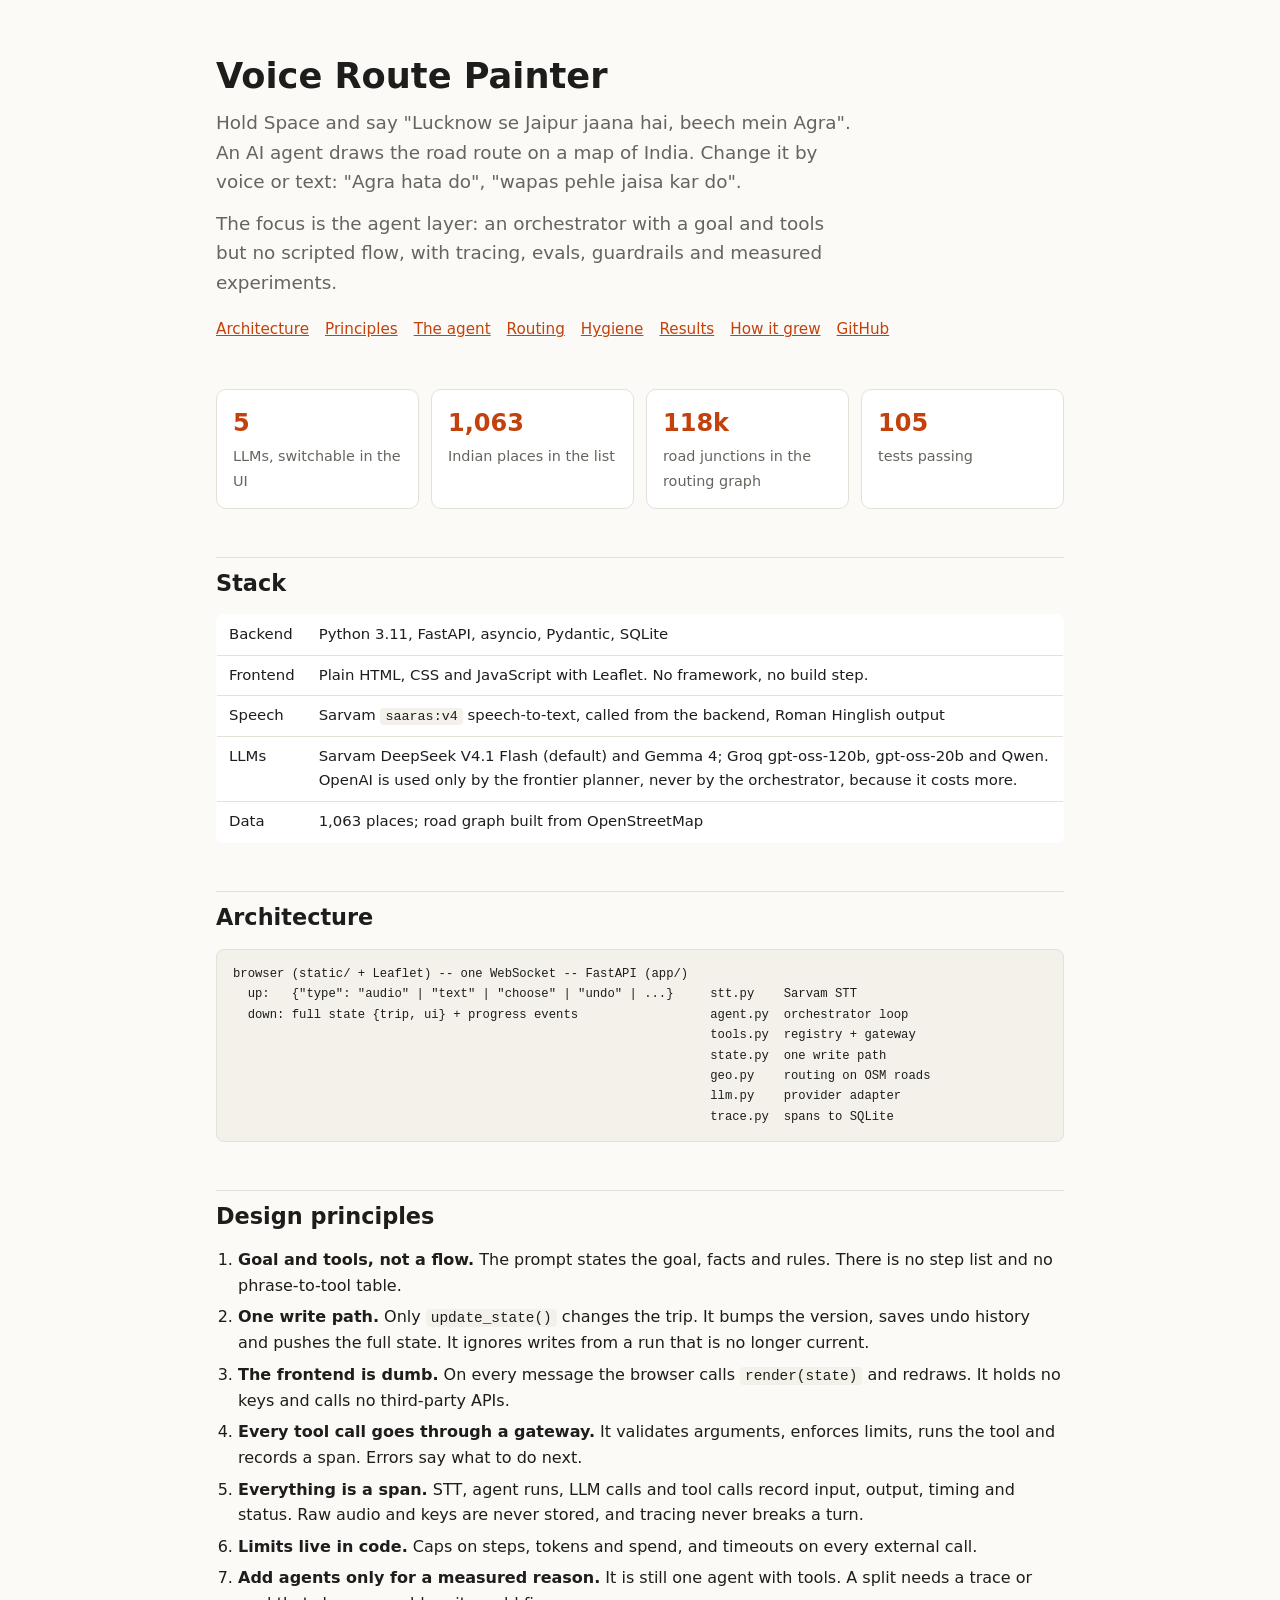
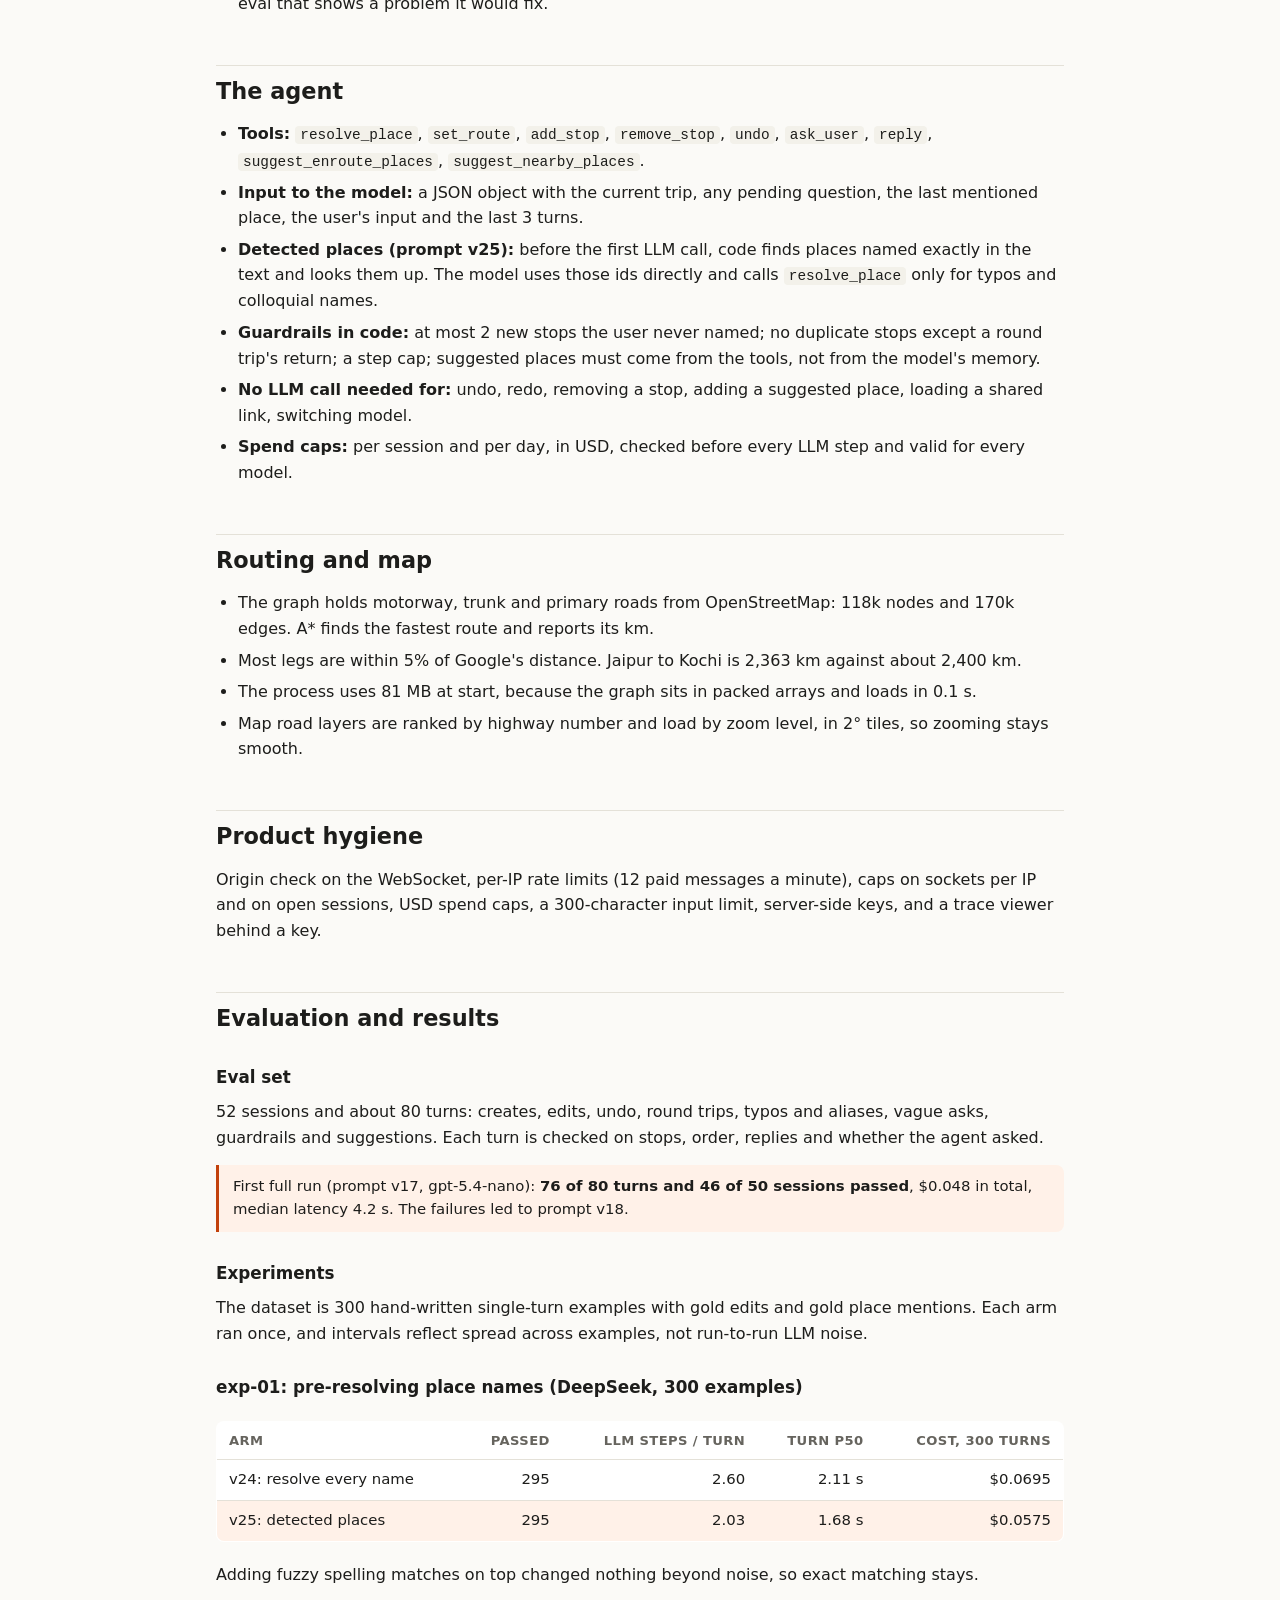
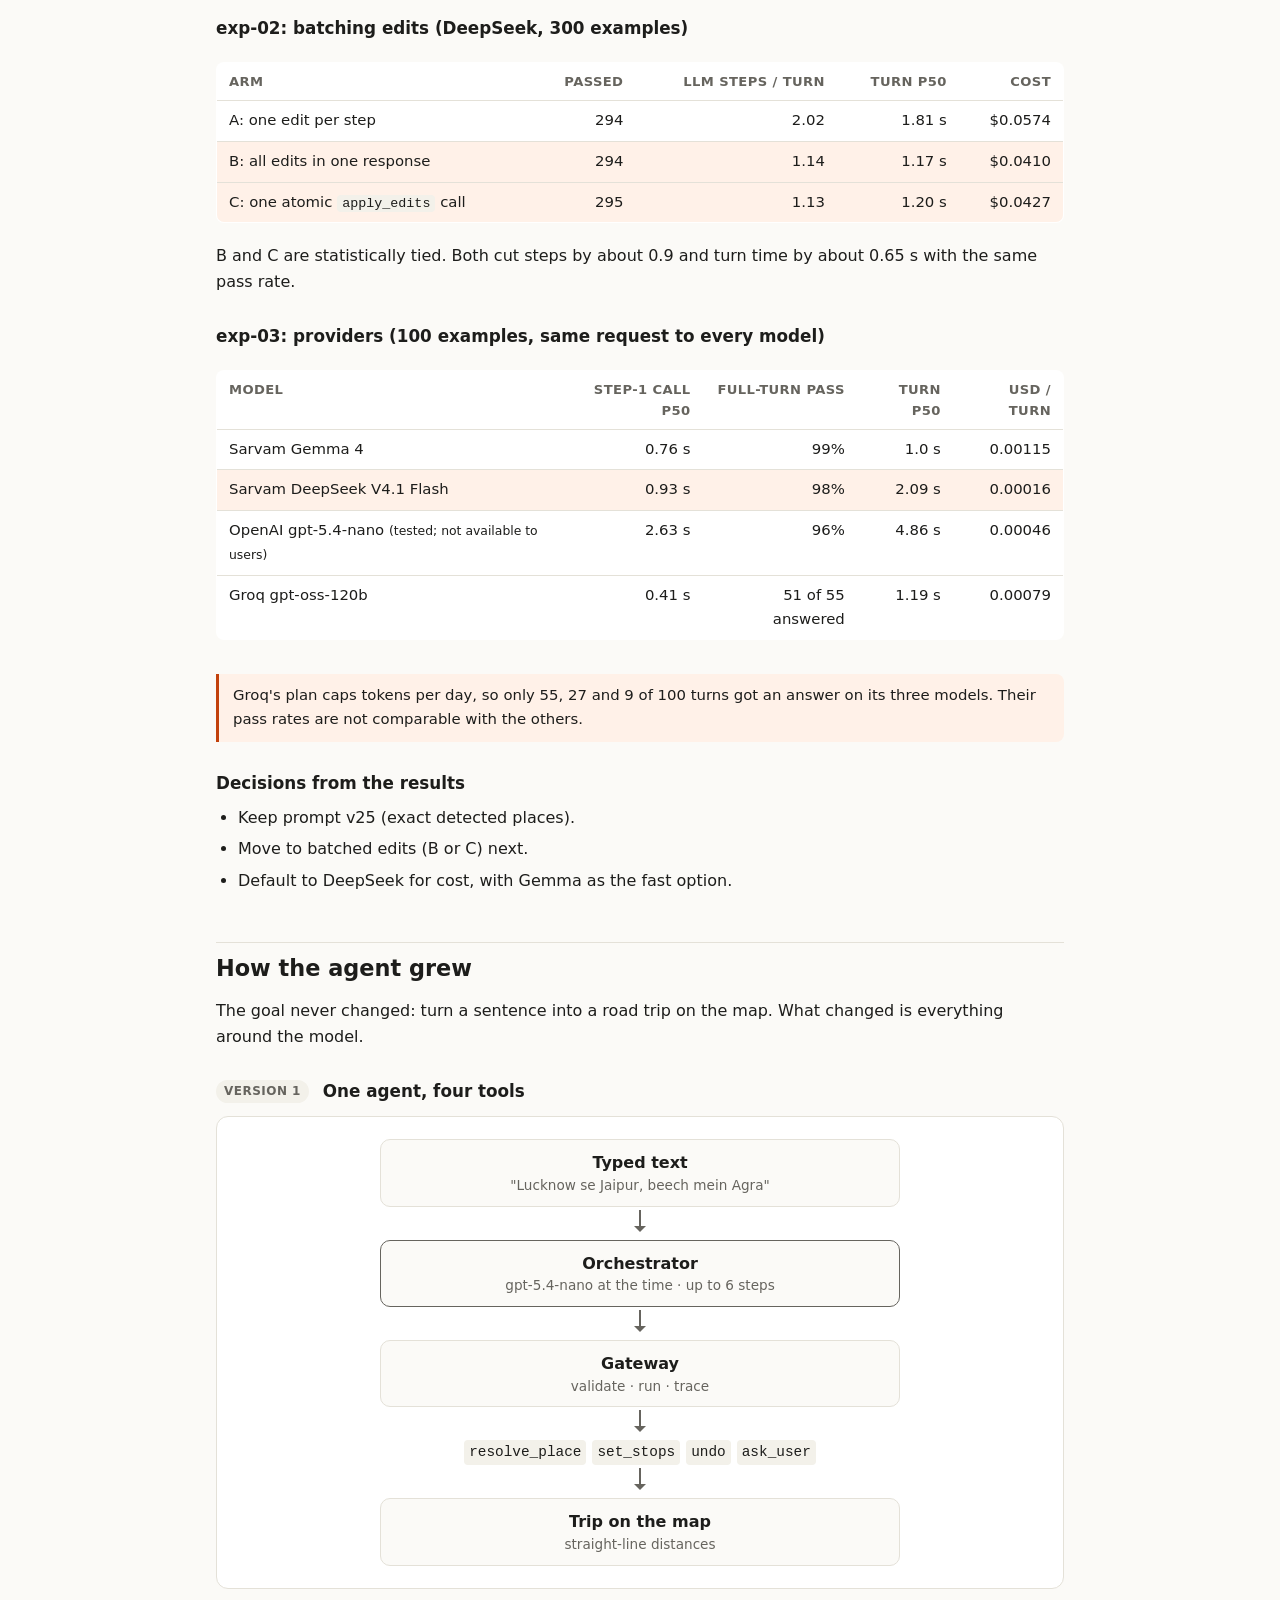
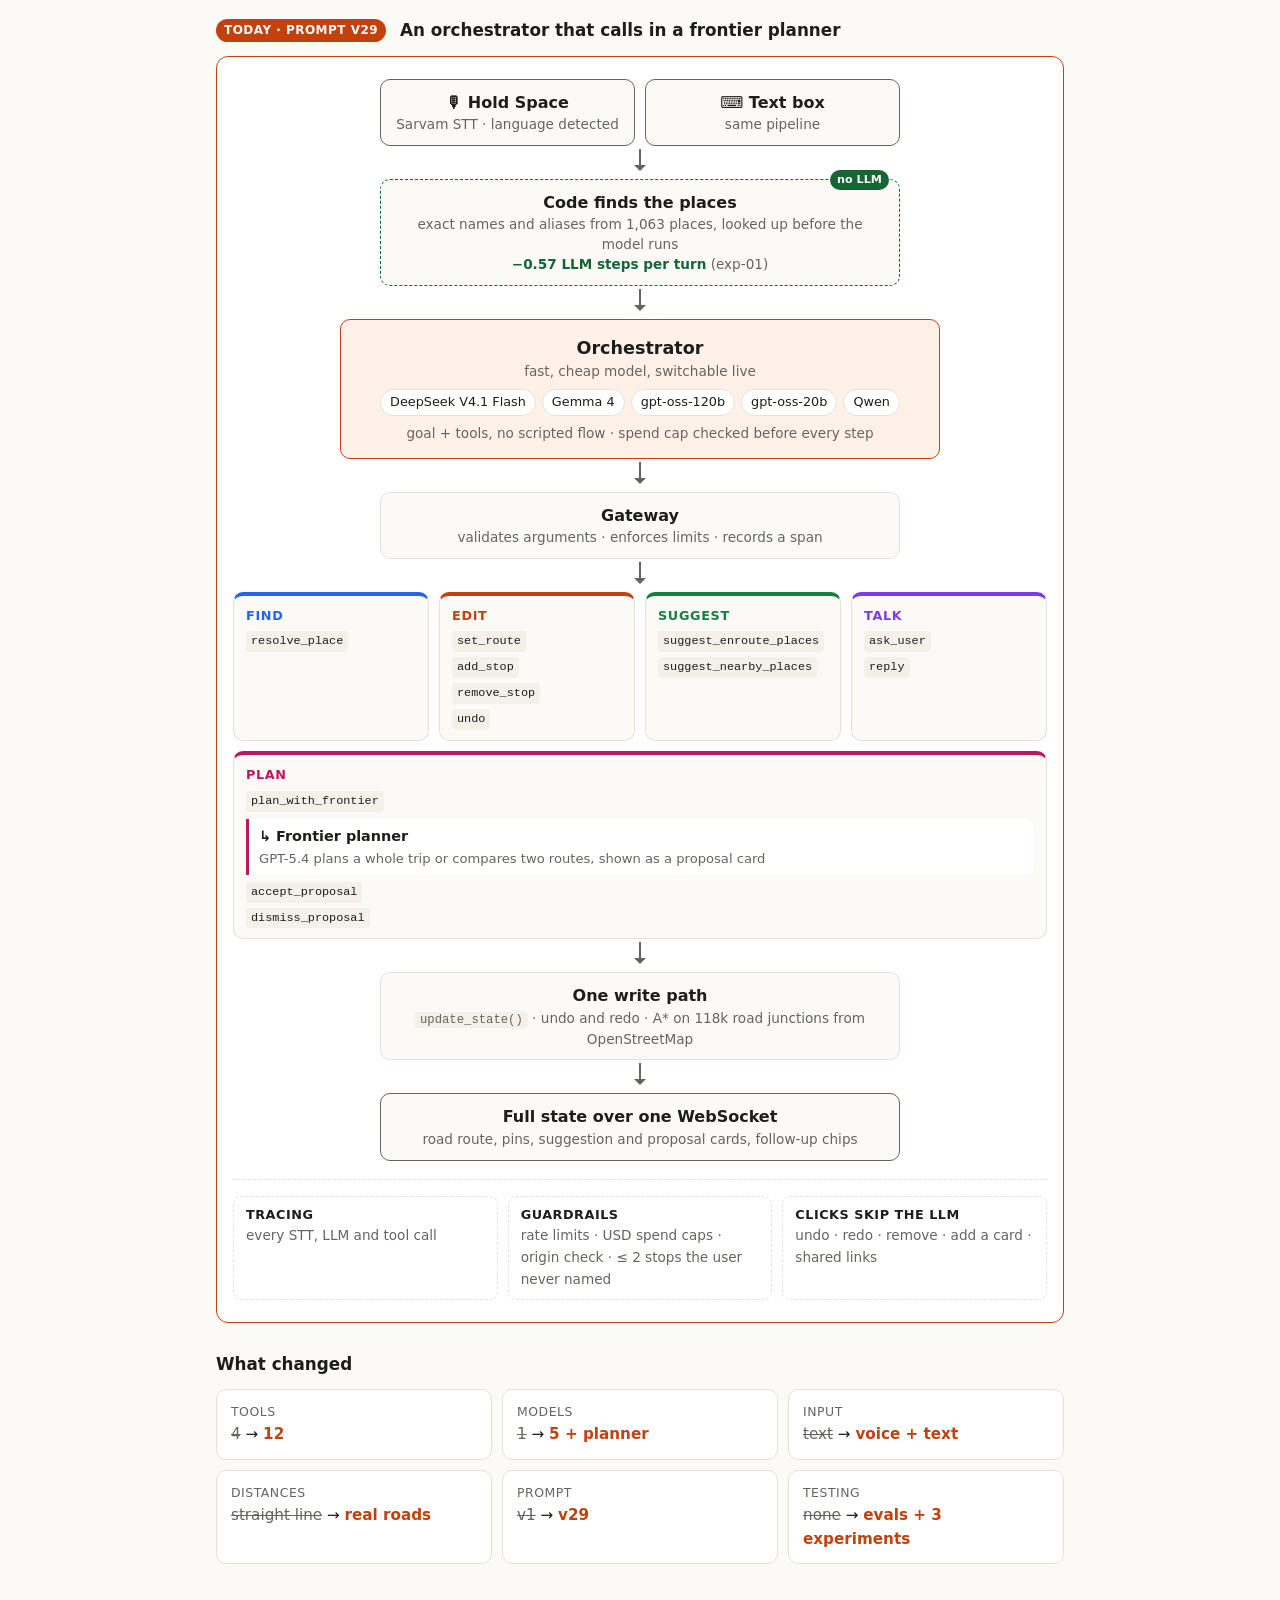
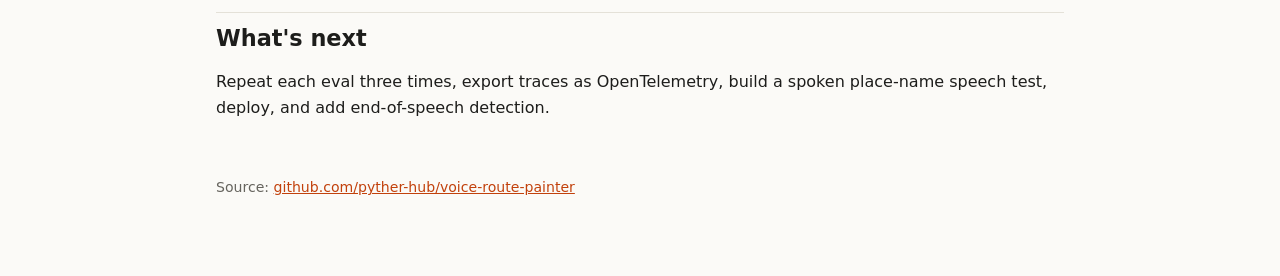
<file: docs/index.html>
<!doctype html>
<html lang="en">
<head>
<meta charset="utf-8">
<meta name="viewport" content="width=device-width, initial-scale=1">
<title>Voice Route Painter: Engineering</title>
<meta name="description" content="A voice-driven route planner for India. An agent with tools, tracing, evals, guardrails and measured experiments.">
<style>
  :root {
    --bg: #fbfaf7; --fg: #1d1d1b; --muted: #66645e; --line: #e4e1d8; --card: #ffffff;
    --accent: #c2410c; --accent-soft: #fff1e8; --code: #f3f1ea; --good: #166534;
  }
  @media (prefers-color-scheme: dark) {
    :root {
      --bg: #151513; --fg: #ecebe6; --muted: #a19f97; --line: #2e2d29; --card: #1d1d1a;
      --accent: #fb923c; --accent-soft: #2a1d14; --code: #22211d; --good: #4ade80;
    }
  }
  * { box-sizing: border-box; }
  body { margin: 0; background: var(--bg); color: var(--fg);
         font: 16px/1.6 system-ui, -apple-system, "Segoe UI", Roboto, sans-serif; }
  .wrap { max-width: 880px; margin: 0 auto; padding: 0 16px 80px; }
  header { padding: 56px 0 24px; }
  h1 { font-size: 2.2rem; line-height: 1.15; margin: 0 0 12px; }
  h2 { font-size: 1.4rem; margin: 48px 0 12px; padding-top: 8px; border-top: 1px solid var(--line); }
  h3 { font-size: 1.05rem; margin: 28px 0 8px; }
  p { margin: 0 0 12px; }
  .lede { font-size: 1.15rem; color: var(--muted); max-width: 640px; }
  a { color: var(--accent); }
  nav { display: flex; flex-wrap: wrap; gap: 8px 16px; margin-top: 20px; font-size: .95rem; }
  .facts { display: grid; grid-template-columns: repeat(auto-fit, minmax(190px, 1fr)); gap: 12px; margin: 24px 0; }
  .fact { background: var(--card); border: 1px solid var(--line); border-radius: 10px; padding: 14px 16px; }
  .fact b { display: block; font-size: 1.5rem; color: var(--accent); }
  .fact span { color: var(--muted); font-size: .9rem; }
  table { width: 100%; border-collapse: collapse; margin: 12px 0 20px; font-size: .93rem;
          background: var(--card); border: 1px solid var(--line); border-radius: 8px; overflow: hidden; }
  th, td { text-align: left; padding: 8px 12px; border-bottom: 1px solid var(--line); vertical-align: top; }
  th { font-weight: 600; color: var(--muted); font-size: .82rem; text-transform: uppercase; letter-spacing: .03em; }
  tr:last-child td { border-bottom: 0; }
  td.n, th.n { text-align: right; font-variant-numeric: tabular-nums; }
  tr.win td { background: var(--accent-soft); }
  .scroll { overflow-x: auto; }
  pre { background: var(--code); border: 1px solid var(--line); border-radius: 8px; padding: 14px 16px;
        overflow-x: auto; font-size: .85rem; line-height: 1.5; }
  code { background: var(--code); padding: 1px 5px; border-radius: 4px; font-size: .9em; }
  pre code { background: none; padding: 0; }
  ol, ul { padding-left: 22px; margin: 0 0 12px; }
  li { margin-bottom: 6px; }
  .note { border-left: 3px solid var(--accent); background: var(--accent-soft); padding: 10px 14px;
          border-radius: 0 8px 8px 0; margin: 14px 0; font-size: .93rem; }
  footer { margin-top: 56px; color: var(--muted); font-size: .88rem; }

  /* flowcharts (How the agent grew) */
  :root { --c-find: #2563eb; --c-edit: #c2410c; --c-suggest: #15803d; --c-talk: #7c3aed; --c-plan: #be185d; }
  @media (prefers-color-scheme: dark) {
    :root { --c-find: #60a5fa; --c-edit: #fb923c; --c-suggest: #4ade80; --c-talk: #a78bfa; --c-plan: #f472b6; }
  }
  .tag { display: inline-block; font-size: .75rem; font-weight: 600; padding: 2px 8px; border-radius: 99px;
         margin-right: 8px; vertical-align: 2px; text-transform: uppercase; letter-spacing: .04em; }
  .tag.old { background: var(--code); color: var(--muted); }
  .tag.new { background: var(--accent); color: var(--bg); }
  .flow { display: flex; flex-direction: column; align-items: center; margin: 12px 0 28px; padding: 22px 16px;
          background: var(--card); border: 1px solid var(--line); border-radius: 12px; }
  .flow.v2 { border-color: var(--accent); }
  .node { position: relative; width: 100%; max-width: 520px; padding: 10px 14px; text-align: center;
          background: var(--bg); border: 1.5px solid var(--line); border-radius: 10px; font-weight: 600; }
  .node small { display: block; font-weight: 400; color: var(--muted); font-size: .85rem; line-height: 1.45; }
  .node small b { color: var(--good); }
  .node.agent { border-color: var(--accent); background: var(--accent-soft); }
  .node.big { max-width: 600px; padding: 14px 16px; font-size: 1.1rem; }
  .node.code { border-style: dashed; border-color: var(--good); }
  .node.in, .node.out { border-color: var(--muted); }
  .flow.v1 .node.agent { border-color: var(--muted); background: var(--bg); }
  .step { position: absolute; top: -10px; right: 10px; font-size: .7rem; font-weight: 600; padding: 1px 7px;
          border-radius: 99px; background: var(--good); color: var(--bg); }
  .arrow { width: 2px; height: 20px; margin: 3px 0 10px; background: var(--muted); position: relative; flex: none; }
  .arrow::after { content: ""; position: absolute; left: -5px; bottom: -8px;
                  border: 6px solid transparent; border-top-color: var(--muted); }
  .row { display: flex; flex-wrap: wrap; gap: 10px; width: 100%; max-width: 520px; }
  .row .node { flex: 1 1 180px; }
  .chips, .models { display: flex; flex-wrap: wrap; justify-content: center; gap: 6px; }
  .models { margin: 8px 0; }
  .models span { font-size: .8rem; font-weight: 500; padding: 2px 9px; border-radius: 99px;
                 background: var(--card); border: 1px solid var(--line); }
  .groups { display: grid; grid-template-columns: repeat(4, 1fr); gap: 10px; width: 100%; }
  .grp { display: flex; flex-direction: column; align-items: flex-start; gap: 5px; padding: 10px 12px;
         background: var(--bg); border: 1px solid var(--line); border-top: 4px solid var(--c); border-radius: 10px; }
  .grp b { color: var(--c); font-size: .8rem; text-transform: uppercase; letter-spacing: .05em; }
  .grp code { font-size: .74rem; }
  .grp.plan { grid-column: 1 / -1; }
  .grp .sub { width: 100%; padding: 6px 10px; margin: 2px 0; font-weight: 600; font-size: .9rem;
              border-left: 3px solid var(--c); background: var(--card); border-radius: 0 8px 8px 0; }
  .grp .sub small { display: block; font-weight: 400; color: var(--muted); font-size: .82rem; }
  .rails { display: grid; grid-template-columns: repeat(auto-fit, minmax(180px, 1fr)); gap: 10px; width: 100%;
           margin-top: 18px; padding-top: 16px; border-top: 1px dashed var(--line); }
  .rails div { font-size: .85rem; color: var(--muted); padding: 8px 12px; border: 1px dashed var(--line);
               border-radius: 8px; }
  .rails b { display: block; color: var(--fg); font-size: .8rem; text-transform: uppercase; letter-spacing: .04em; }
  .upg { display: grid; grid-template-columns: repeat(3, 1fr); gap: 10px; margin: 12px 0 8px; }
  @media (max-width: 640px) { .groups, .upg { grid-template-columns: repeat(2, 1fr); } }
  .upg div { background: var(--card); border: 1px solid var(--line); border-radius: 10px; padding: 12px 14px;
             font-size: .95rem; }
  .upg span { display: block; color: var(--muted); font-size: .78rem; text-transform: uppercase; letter-spacing: .04em; }
  .upg s { color: var(--muted); }
  .upg b { color: var(--accent); }
</style>
</head>
<body>
<div class="wrap">

<header>
  <h1>Voice Route Painter</h1>
  <p class="lede">Hold Space and say "Lucknow se Jaipur jaana hai, beech mein Agra". An AI agent draws the road route on a map of India. Change it by voice or text: "Agra hata do", "wapas pehle jaisa kar do".</p>
  <p class="lede">The focus is the agent layer: an orchestrator with a goal and tools but no scripted flow, with tracing, evals, guardrails and measured experiments.</p>
  <nav>
    <a href="#architecture">Architecture</a>
    <a href="#principles">Principles</a>
    <a href="#agent">The agent</a>
    <a href="#routing">Routing</a>
    <a href="#hygiene">Hygiene</a>
    <a href="#results">Results</a>
    <a href="#evolution">How it grew</a>
    <a href="https://github.com/pyther-hub/voice-route-painter">GitHub</a>
  </nav>
</header>

<div class="facts">
  <div class="fact"><b>5</b><span>LLMs, switchable in the UI</span></div>
  <div class="fact"><b>1,063</b><span>Indian places in the list</span></div>
  <div class="fact"><b>118k</b><span>road junctions in the routing graph</span></div>
  <div class="fact"><b>105</b><span>tests passing</span></div>
</div>

<h2 id="stack">Stack</h2>
<table>
  <tr><td>Backend</td><td>Python 3.11, FastAPI, asyncio, Pydantic, SQLite</td></tr>
  <tr><td>Frontend</td><td>Plain HTML, CSS and JavaScript with Leaflet. No framework, no build step.</td></tr>
  <tr><td>Speech</td><td>Sarvam <code>saaras:v4</code> speech-to-text, called from the backend, Roman Hinglish output</td></tr>
  <tr><td>LLMs</td><td>Sarvam DeepSeek V4.1 Flash (default) and Gemma 4; Groq gpt-oss-120b, gpt-oss-20b and Qwen. OpenAI is used only by the frontier planner, never by the orchestrator, because it costs more.</td></tr>
  <tr><td>Data</td><td>1,063 places; road graph built from OpenStreetMap</td></tr>
</table>

<h2 id="architecture">Architecture</h2>
<pre><code>browser (static/ + Leaflet) -- one WebSocket -- FastAPI (app/)
  up:   {"type": "audio" | "text" | "choose" | "undo" | ...}     stt.py    Sarvam STT
  down: full state {trip, ui} + progress events                  agent.py  orchestrator loop
                                                                 tools.py  registry + gateway
                                                                 state.py  one write path
                                                                 geo.py    routing on OSM roads
                                                                 llm.py    provider adapter
                                                                 trace.py  spans to SQLite</code></pre>

<h2 id="principles">Design principles</h2>
<ol>
  <li><b>Goal and tools, not a flow.</b> The prompt states the goal, facts and rules. There is no step list and no phrase-to-tool table.</li>
  <li><b>One write path.</b> Only <code>update_state()</code> changes the trip. It bumps the version, saves undo history and pushes the full state. It ignores writes from a run that is no longer current.</li>
  <li><b>The frontend is dumb.</b> On every message the browser calls <code>render(state)</code> and redraws. It holds no keys and calls no third-party APIs.</li>
  <li><b>Every tool call goes through a gateway.</b> It validates arguments, enforces limits, runs the tool and records a span. Errors say what to do next.</li>
  <li><b>Everything is a span.</b> STT, agent runs, LLM calls and tool calls record input, output, timing and status. Raw audio and keys are never stored, and tracing never breaks a turn.</li>
  <li><b>Limits live in code.</b> Caps on steps, tokens and spend, and timeouts on every external call.</li>
  <li><b>Add agents only for a measured reason.</b> It is still one agent with tools. A split needs a trace or eval that shows a problem it would fix.</li>
</ol>

<h2 id="agent">The agent</h2>
<ul>
  <li><b>Tools:</b> <code>resolve_place</code>, <code>set_route</code>, <code>add_stop</code>, <code>remove_stop</code>, <code>undo</code>, <code>ask_user</code>, <code>reply</code>, <code>suggest_enroute_places</code>, <code>suggest_nearby_places</code>.</li>
  <li><b>Input to the model:</b> a JSON object with the current trip, any pending question, the last mentioned place, the user's input and the last 3 turns.</li>
  <li><b>Detected places (prompt v25):</b> before the first LLM call, code finds places named exactly in the text and looks them up. The model uses those ids directly and calls <code>resolve_place</code> only for typos and colloquial names.</li>
  <li><b>Guardrails in code:</b> at most 2 new stops the user never named; no duplicate stops except a round trip's return; a step cap; suggested places must come from the tools, not from the model's memory.</li>
  <li><b>No LLM call needed for:</b> undo, redo, removing a stop, adding a suggested place, loading a shared link, switching model.</li>
  <li><b>Spend caps:</b> per session and per day, in USD, checked before every LLM step and valid for every model.</li>
</ul>

<h2 id="routing">Routing and map</h2>
<ul>
  <li>The graph holds motorway, trunk and primary roads from OpenStreetMap: 118k nodes and 170k edges. A* finds the fastest route and reports its km.</li>
  <li>Most legs are within 5% of Google's distance. Jaipur to Kochi is 2,363 km against about 2,400 km.</li>
  <li>The process uses 81 MB at start, because the graph sits in packed arrays and loads in 0.1 s.</li>
  <li>Map road layers are ranked by highway number and load by zoom level, in 2&deg; tiles, so zooming stays smooth.</li>
</ul>

<h2 id="hygiene">Product hygiene</h2>
<p>Origin check on the WebSocket, per-IP rate limits (12 paid messages a minute), caps on sockets per IP and on open sessions, USD spend caps, a 300-character input limit, server-side keys, and a trace viewer behind a key.</p>

<h2 id="results">Evaluation and results</h2>

<h3>Eval set</h3>
<p>52 sessions and about 80 turns: creates, edits, undo, round trips, typos and aliases, vague asks, guardrails and suggestions. Each turn is checked on stops, order, replies and whether the agent asked.</p>
<div class="note">First full run (prompt v17, gpt-5.4-nano): <b>76 of 80 turns and 46 of 50 sessions passed</b>, $0.048 in total, median latency 4.2 s. The failures led to prompt v18.</div>

<h3>Experiments</h3>
<p>The dataset is 300 hand-written single-turn examples with gold edits and gold place mentions. Each arm ran once, and intervals reflect spread across examples, not run-to-run LLM noise.</p>

<h3>exp-01: pre-resolving place names (DeepSeek, 300 examples)</h3>
<div class="scroll"><table>
  <tr><th>Arm</th><th class="n">Passed</th><th class="n">LLM steps / turn</th><th class="n">Turn p50</th><th class="n">Cost, 300 turns</th></tr>
  <tr><td>v24: resolve every name</td><td class="n">295</td><td class="n">2.60</td><td class="n">2.11 s</td><td class="n">$0.0695</td></tr>
  <tr class="win"><td>v25: detected places</td><td class="n">295</td><td class="n">2.03</td><td class="n">1.68 s</td><td class="n">$0.0575</td></tr>
</table></div>
<p>Adding fuzzy spelling matches on top changed nothing beyond noise, so exact matching stays.</p>

<h3>exp-02: batching edits (DeepSeek, 300 examples)</h3>
<div class="scroll"><table>
  <tr><th>Arm</th><th class="n">Passed</th><th class="n">LLM steps / turn</th><th class="n">Turn p50</th><th class="n">Cost</th></tr>
  <tr><td>A: one edit per step</td><td class="n">294</td><td class="n">2.02</td><td class="n">1.81 s</td><td class="n">$0.0574</td></tr>
  <tr class="win"><td>B: all edits in one response</td><td class="n">294</td><td class="n">1.14</td><td class="n">1.17 s</td><td class="n">$0.0410</td></tr>
  <tr class="win"><td>C: one atomic <code>apply_edits</code> call</td><td class="n">295</td><td class="n">1.13</td><td class="n">1.20 s</td><td class="n">$0.0427</td></tr>
</table></div>
<p>B and C are statistically tied. Both cut steps by about 0.9 and turn time by about 0.65 s with the same pass rate.</p>

<h3>exp-03: providers (100 examples, same request to every model)</h3>
<div class="scroll"><table>
  <tr><th>Model</th><th class="n">Step-1 call p50</th><th class="n">Full-turn pass</th><th class="n">Turn p50</th><th class="n">USD / turn</th></tr>
  <tr><td>Sarvam Gemma 4</td><td class="n">0.76 s</td><td class="n">99%</td><td class="n">1.0 s</td><td class="n">0.00115</td></tr>
  <tr class="win"><td>Sarvam DeepSeek V4.1 Flash</td><td class="n">0.93 s</td><td class="n">98%</td><td class="n">2.09 s</td><td class="n">0.00016</td></tr>
  <tr><td>OpenAI gpt-5.4-nano <small>(tested; not available to users)</small></td><td class="n">2.63 s</td><td class="n">96%</td><td class="n">4.86 s</td><td class="n">0.00046</td></tr>
  <tr><td>Groq gpt-oss-120b</td><td class="n">0.41 s</td><td class="n">51 of 55 answered</td><td class="n">1.19 s</td><td class="n">0.00079</td></tr>
</table></div>
<div class="note">Groq's plan caps tokens per day, so only 55, 27 and 9 of 100 turns got an answer on its three models. Their pass rates are not comparable with the others.</div>

<h3>Decisions from the results</h3>
<ul>
  <li>Keep prompt v25 (exact detected places).</li>
  <li>Move to batched edits (B or C) next.</li>
  <li>Default to DeepSeek for cost, with Gemma as the fast option.</li>
</ul>

<h2 id="evolution">How the agent grew</h2>
<p>The goal never changed: turn a sentence into a road trip on the map. What changed is everything around the model.</p>

<h3><span class="tag old">Version 1</span> One agent, four tools</h3>
<div class="flow v1">
  <div class="node">Typed text<small>"Lucknow se Jaipur, beech mein Agra"</small></div>
  <div class="arrow"></div>
  <div class="node agent">Orchestrator<small>gpt-5.4-nano at the time · up to 6 steps</small></div>
  <div class="arrow"></div>
  <div class="node">Gateway<small>validate · run · trace</small></div>
  <div class="arrow"></div>
  <div class="chips">
    <code>resolve_place</code><code>set_stops</code><code>undo</code><code>ask_user</code>
  </div>
  <div class="arrow"></div>
  <div class="node">Trip on the map<small>straight-line distances</small></div>
</div>

<h3><span class="tag new">Today · prompt v29</span> An orchestrator that calls in a frontier planner</h3>
<div class="flow v2">
  <div class="row">
    <div class="node in">🎙 Hold Space<small>Sarvam STT · language detected</small></div>
    <div class="node in">⌨ Text box<small>same pipeline</small></div>
  </div>
  <div class="arrow"></div>
  <div class="node code"><span class="step">no LLM</span>Code finds the places<small>exact names and aliases from 1,063 places, looked up before the model runs<br><b>−0.57 LLM steps per turn</b> (exp-01)</small></div>
  <div class="arrow"></div>
  <div class="node agent big">Orchestrator<small>fast, cheap model, switchable live</small>
    <div class="models"><span>DeepSeek V4.1 Flash</span><span>Gemma 4</span><span>gpt-oss-120b</span><span>gpt-oss-20b</span><span>Qwen</span></div>
    <small>goal + tools, no scripted flow · spend cap checked before every step</small>
  </div>
  <div class="arrow"></div>
  <div class="node">Gateway<small>validates arguments · enforces limits · records a span</small></div>
  <div class="arrow"></div>
  <div class="groups">
    <div class="grp" style="--c: var(--c-find)"><b>Find</b><code>resolve_place</code></div>
    <div class="grp" style="--c: var(--c-edit)"><b>Edit</b><code>set_route</code><code>add_stop</code><code>remove_stop</code><code>undo</code></div>
    <div class="grp" style="--c: var(--c-suggest)"><b>Suggest</b><code>suggest_<wbr>enroute_<wbr>places</code><code>suggest_<wbr>nearby_<wbr>places</code></div>
    <div class="grp" style="--c: var(--c-talk)"><b>Talk</b><code>ask_user</code><code>reply</code></div>
    <div class="grp plan" style="--c: var(--c-plan)"><b>Plan</b><code>plan_with_frontier</code>
      <div class="sub">↳ Frontier planner<small>GPT-5.4 plans a whole trip or compares two routes, shown as a proposal card</small></div>
      <code>accept_proposal</code><code>dismiss_proposal</code></div>
  </div>
  <div class="arrow"></div>
  <div class="node">One write path<small><code>update_state()</code> · undo and redo · A* on 118k road junctions from OpenStreetMap</small></div>
  <div class="arrow"></div>
  <div class="node out">Full state over one WebSocket<small>road route, pins, suggestion and proposal cards, follow-up chips</small></div>
  <div class="rails">
    <div><b>Tracing</b>every STT, LLM and tool call</div>
    <div><b>Guardrails</b>rate limits · USD spend caps · origin check · ≤ 2 stops the user never named</div>
    <div><b>Clicks skip the LLM</b>undo · redo · remove · add a card · shared links</div>
  </div>
</div>

<h3>What changed</h3>
<div class="upg">
  <div><span>Tools</span><s>4</s> → <b>12</b></div>
  <div><span>Models</span><s>1</s> → <b>5 + planner</b></div>
  <div><span>Input</span><s>text</s> → <b>voice + text</b></div>
  <div><span>Distances</span><s>straight line</s> → <b>real roads</b></div>
  <div><span>Prompt</span><s>v1</s> → <b>v29</b></div>
  <div><span>Testing</span><s>none</s> → <b>evals + 3 experiments</b></div>
</div>

<h2>What's next</h2>
<p>Repeat each eval three times, export traces as OpenTelemetry, build a spoken place-name speech test, deploy, and add end-of-speech detection.</p>

<footer>Source: <a href="https://github.com/pyther-hub/voice-route-painter">github.com/pyther-hub/voice-route-painter</a></footer>
</div>
</body>
</html>
</file>
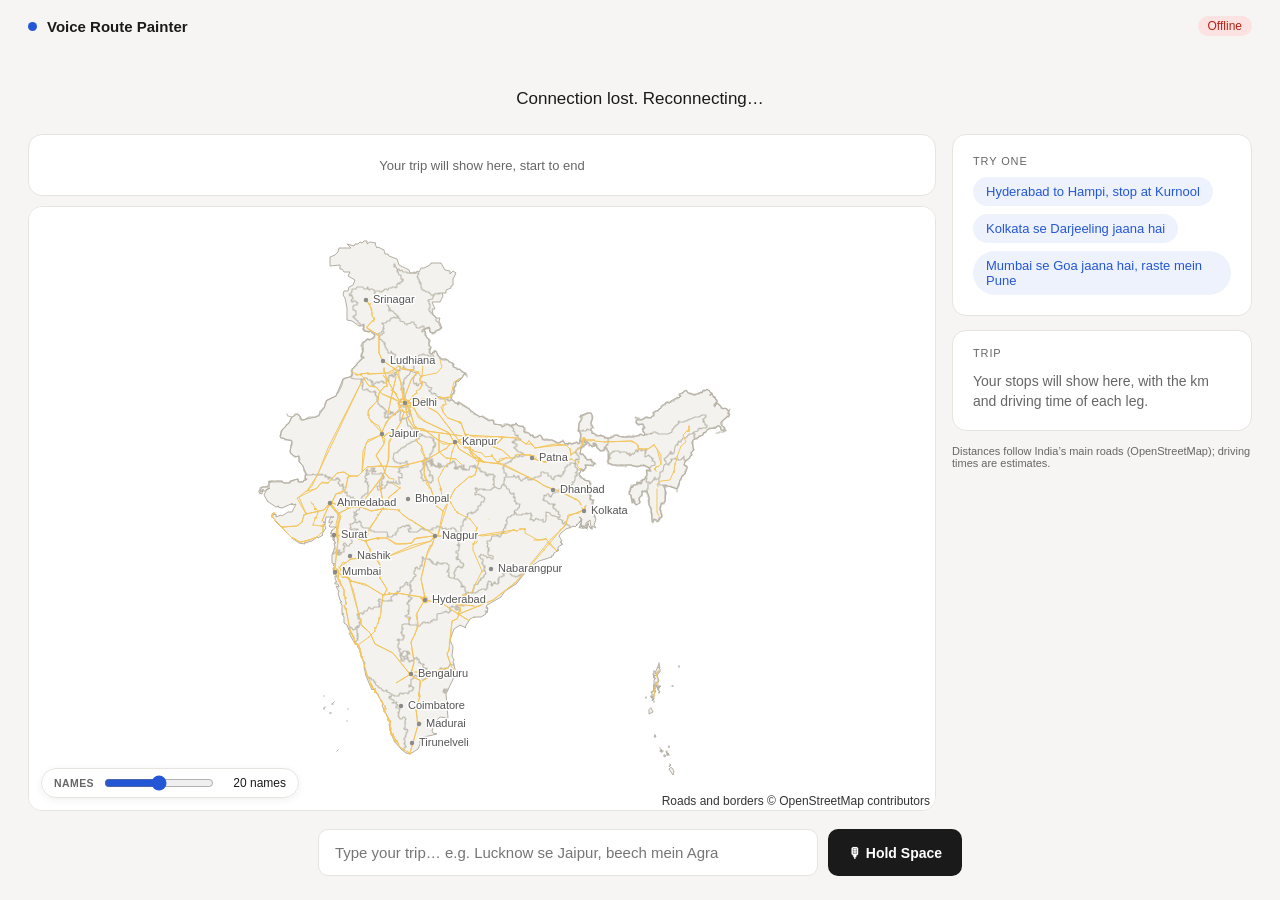
<file: static/index.html>
<!doctype html>
<html lang="en">
<head>
  <meta charset="utf-8">
  <meta name="viewport" content="width=device-width, initial-scale=1, viewport-fit=cover">
  <title>Voice Route Painter</title>
  <link rel="icon" href="data:,">  <!-- no favicon file: stops a 404 in the console -->
  <!-- Leaflet (the map library), saved in static/ instead of loaded from a CDN: no third-party server on the
       page's critical path. Version 1.9.4, unchanged. -->
  <link rel="stylesheet" href="leaflet.css">
  <link rel="stylesheet" href="style.css?v=21">
</head>
<body>
  <header class="topbar">
    <div class="brand"><span class="dot"></span>Voice Route Painter</div>
    <div class="topbar-right">
      <!-- Which AI answers: a toggle between providers (Sarvam | Groq), then that provider's models.
           Both are filled by app.js from the list the server sends. -->
      <span id="llm" class="llm" hidden>
        <span id="llm-providers" class="seg" role="radiogroup" aria-label="AI provider"></span>
        <select id="llm-model" class="llm-model" aria-label="Model"></select>
      </span>
      <!-- Owner-only extras: shown on localhost, or in a browser where the trace key was saved (app.js) -->
      <span id="dev" class="dev" hidden>
        <button id="session" class="session" title="Copy session id" hidden></button>
        <span id="tokens" class="tokens" title="LLM tokens used in this session">0 tokens</span>
        <a id="trace-link" class="trace-link disabled" target="_blank" rel="noopener" title="No turn yet">Trace ↗</a>
      </span>
      <span id="status" class="status">Ready</span>
    </div>
  </header>

  <!-- Fixed-height status area, so the map never moves: line 1 = what you said,
       below it = the agent's live steps while it works, then its reply (same spot, up to 2 lines). -->
  <section class="headline">
    <p id="heard" class="heard"></p>
    <div class="slot">
      <div id="activity" class="activity" aria-hidden="true"></div>
      <!-- aria-live: screen readers read the reply out when it changes -->
      <h1 id="message" aria-live="polite"></h1>
    </div>
  </section>

  <main class="layout">
    <div class="left">
      <!-- Trip bar: the trip as one straight line, start to end, stops spaced by road km (filled by app.js) -->
      <div id="tripbar" class="tripbar"></div>
      <div class="map-card">
        <div id="map"></div>
        <!-- Question card: shown when the agent asks something; one button per option -->
        <div id="ask" class="ask" hidden></div>
        <!-- Place names on the map: the slider sets the smallest town that gets a name (wired up in app.js) -->
        <label class="names-ctl" title="Show names of places on the map. Names appear as you zoom in; slide right for more.">
          <span>Names</span>
          <input id="names-range" type="range" min="0" max="100" step="1" value="50" aria-label="How many place names to show">
          <output id="names-val"></output>
        </label>
      </div>
    </div>

    <aside class="side">
      <!-- Agent activity: every LLM step and tool call of the current turn, live (filled by app.js) -->
      <div id="trail" class="card trail" hidden>
        <div class="trail-head"><span>Agent activity</span><span id="trail-sum" class="trail-sum"></span></div>
        <ol id="trail-list" class="trail-list"></ol>
      </div>
      <div id="followups" class="followups" hidden></div>
      <div id="suggest" class="card suggest" hidden></div>
      <!-- Example sentences, shown only while there is no trip: one click sends it like typed text -->
      <div id="examples" class="card examples" hidden></div>
      <!-- Undo / Redo / Share / Google Maps (wired up in app.js) -->
      <div id="tools" class="tools" hidden>
        <button id="undo" title="Undo the last change">↶ Undo</button>
        <button id="redo" title="Redo">↷ Redo</button>
        <button id="share" title="Copy a link to this trip">🔗 Share</button>
        <a id="gmaps" class="disabled" target="_blank" rel="noopener" title="Driving directions in Google Maps">Google Maps ↗</a>
      </div>
      <!-- A plan from the frontier planner (filled by app.js); shown instead of the stops card while it is up -->
      <div id="proposal" class="card proposal" hidden></div>
      <div id="stops" class="card list"></div>
      <p class="footnote">Distances follow India’s main roads (OpenStreetMap); driving times are estimates.</p>
    </aside>
  </main>

  <footer class="inputbar">
    <input id="text" type="text" aria-label="Describe your trip" maxlength="300" autocomplete="off">
    <button id="talk" class="talk">🎙 Hold Space</button>
  </footer>

  <script src="leaflet.js"></script>
  <script src="app.js?v=44"></script>
</body>
</html>
</file>
<file: static/leaflet.css>
/* required styles */

.leaflet-pane,
.leaflet-tile,
.leaflet-marker-icon,
.leaflet-marker-shadow,
.leaflet-tile-container,
.leaflet-pane > svg,
.leaflet-pane > canvas,
.leaflet-zoom-box,
.leaflet-image-layer,
.leaflet-layer {
	position: absolute;
	left: 0;
	top: 0;
	}
.leaflet-container {
	overflow: hidden;
	}
.leaflet-tile,
.leaflet-marker-icon,
.leaflet-marker-shadow {
	-webkit-user-select: none;
	   -moz-user-select: none;
	        user-select: none;
	  -webkit-user-drag: none;
	}
/* Prevents IE11 from highlighting tiles in blue */
.leaflet-tile::selection {
	background: transparent;
}
/* Safari renders non-retina tile on retina better with this, but Chrome is worse */
.leaflet-safari .leaflet-tile {
	image-rendering: -webkit-optimize-contrast;
	}
/* hack that prevents hw layers "stretching" when loading new tiles */
.leaflet-safari .leaflet-tile-container {
	width: 1600px;
	height: 1600px;
	-webkit-transform-origin: 0 0;
	}
.leaflet-marker-icon,
.leaflet-marker-shadow {
	display: block;
	}
/* .leaflet-container svg: reset svg max-width decleration shipped in Joomla! (joomla.org) 3.x */
/* .leaflet-container img: map is broken in FF if you have max-width: 100% on tiles */
.leaflet-container .leaflet-overlay-pane svg {
	max-width: none !important;
	max-height: none !important;
	}
.leaflet-container .leaflet-marker-pane img,
.leaflet-container .leaflet-shadow-pane img,
.leaflet-container .leaflet-tile-pane img,
.leaflet-container img.leaflet-image-layer,
.leaflet-container .leaflet-tile {
	max-width: none !important;
	max-height: none !important;
	width: auto;
	padding: 0;
	}

.leaflet-container img.leaflet-tile {
	/* See: https://bugs.chromium.org/p/chromium/issues/detail?id=600120 */
	mix-blend-mode: plus-lighter;
}

.leaflet-container.leaflet-touch-zoom {
	-ms-touch-action: pan-x pan-y;
	touch-action: pan-x pan-y;
	}
.leaflet-container.leaflet-touch-drag {
	-ms-touch-action: pinch-zoom;
	/* Fallback for FF which doesn't support pinch-zoom */
	touch-action: none;
	touch-action: pinch-zoom;
}
.leaflet-container.leaflet-touch-drag.leaflet-touch-zoom {
	-ms-touch-action: none;
	touch-action: none;
}
.leaflet-container {
	-webkit-tap-highlight-color: transparent;
}
.leaflet-container a {
	-webkit-tap-highlight-color: rgba(51, 181, 229, 0.4);
}
.leaflet-tile {
	filter: inherit;
	visibility: hidden;
	}
.leaflet-tile-loaded {
	visibility: inherit;
	}
.leaflet-zoom-box {
	width: 0;
	height: 0;
	-moz-box-sizing: border-box;
	     box-sizing: border-box;
	z-index: 800;
	}
/* workaround for https://bugzilla.mozilla.org/show_bug.cgi?id=888319 */
.leaflet-overlay-pane svg {
	-moz-user-select: none;
	}

.leaflet-pane         { z-index: 400; }

.leaflet-tile-pane    { z-index: 200; }
.leaflet-overlay-pane { z-index: 400; }
.leaflet-shadow-pane  { z-index: 500; }
.leaflet-marker-pane  { z-index: 600; }
.leaflet-tooltip-pane   { z-index: 650; }
.leaflet-popup-pane   { z-index: 700; }

.leaflet-map-pane canvas { z-index: 100; }
.leaflet-map-pane svg    { z-index: 200; }

.leaflet-vml-shape {
	width: 1px;
	height: 1px;
	}
.lvml {
	behavior: url(#default#VML);
	display: inline-block;
	position: absolute;
	}


/* control positioning */

.leaflet-control {
	position: relative;
	z-index: 800;
	pointer-events: visiblePainted; /* IE 9-10 doesn't have auto */
	pointer-events: auto;
	}
.leaflet-top,
.leaflet-bottom {
	position: absolute;
	z-index: 1000;
	pointer-events: none;
	}
.leaflet-top {
	top: 0;
	}
.leaflet-right {
	right: 0;
	}
.leaflet-bottom {
	bottom: 0;
	}
.leaflet-left {
	left: 0;
	}
.leaflet-control {
	float: left;
	clear: both;
	}
.leaflet-right .leaflet-control {
	float: right;
	}
.leaflet-top .leaflet-control {
	margin-top: 10px;
	}
.leaflet-bottom .leaflet-control {
	margin-bottom: 10px;
	}
.leaflet-left .leaflet-control {
	margin-left: 10px;
	}
.leaflet-right .leaflet-control {
	margin-right: 10px;
	}


/* zoom and fade animations */

.leaflet-fade-anim .leaflet-popup {
	opacity: 0;
	-webkit-transition: opacity 0.2s linear;
	   -moz-transition: opacity 0.2s linear;
	        transition: opacity 0.2s linear;
	}
.leaflet-fade-anim .leaflet-map-pane .leaflet-popup {
	opacity: 1;
	}
.leaflet-zoom-animated {
	-webkit-transform-origin: 0 0;
	    -ms-transform-origin: 0 0;
	        transform-origin: 0 0;
	}
svg.leaflet-zoom-animated {
	will-change: transform;
}

.leaflet-zoom-anim .leaflet-zoom-animated {
	-webkit-transition: -webkit-transform 0.25s cubic-bezier(0,0,0.25,1);
	   -moz-transition:    -moz-transform 0.25s cubic-bezier(0,0,0.25,1);
	        transition:         transform 0.25s cubic-bezier(0,0,0.25,1);
	}
.leaflet-zoom-anim .leaflet-tile,
.leaflet-pan-anim .leaflet-tile {
	-webkit-transition: none;
	   -moz-transition: none;
	        transition: none;
	}

.leaflet-zoom-anim .leaflet-zoom-hide {
	visibility: hidden;
	}


/* cursors */

.leaflet-interactive {
	cursor: pointer;
	}
.leaflet-grab {
	cursor: -webkit-grab;
	cursor:    -moz-grab;
	cursor:         grab;
	}
.leaflet-crosshair,
.leaflet-crosshair .leaflet-interactive {
	cursor: crosshair;
	}
.leaflet-popup-pane,
.leaflet-control {
	cursor: auto;
	}
.leaflet-dragging .leaflet-grab,
.leaflet-dragging .leaflet-grab .leaflet-interactive,
.leaflet-dragging .leaflet-marker-draggable {
	cursor: move;
	cursor: -webkit-grabbing;
	cursor:    -moz-grabbing;
	cursor:         grabbing;
	}

/* marker & overlays interactivity */
.leaflet-marker-icon,
.leaflet-marker-shadow,
.leaflet-image-layer,
.leaflet-pane > svg path,
.leaflet-tile-container {
	pointer-events: none;
	}

.leaflet-marker-icon.leaflet-interactive,
.leaflet-image-layer.leaflet-interactive,
.leaflet-pane > svg path.leaflet-interactive,
svg.leaflet-image-layer.leaflet-interactive path {
	pointer-events: visiblePainted; /* IE 9-10 doesn't have auto */
	pointer-events: auto;
	}

/* visual tweaks */

.leaflet-container {
	background: #ddd;
	outline-offset: 1px;
	}
.leaflet-container a {
	color: #0078A8;
	}
.leaflet-zoom-box {
	border: 2px dotted #38f;
	background: rgba(255,255,255,0.5);
	}


/* general typography */
.leaflet-container {
	font-family: "Helvetica Neue", Arial, Helvetica, sans-serif;
	font-size: 12px;
	font-size: 0.75rem;
	line-height: 1.5;
	}


/* general toolbar styles */

.leaflet-bar {
	box-shadow: 0 1px 5px rgba(0,0,0,0.65);
	border-radius: 4px;
	}
.leaflet-bar a {
	background-color: #fff;
	border-bottom: 1px solid #ccc;
	width: 26px;
	height: 26px;
	line-height: 26px;
	display: block;
	text-align: center;
	text-decoration: none;
	color: black;
	}
.leaflet-bar a,
.leaflet-control-layers-toggle {
	background-position: 50% 50%;
	background-repeat: no-repeat;
	display: block;
	}
.leaflet-bar a:hover,
.leaflet-bar a:focus {
	background-color: #f4f4f4;
	}
.leaflet-bar a:first-child {
	border-top-left-radius: 4px;
	border-top-right-radius: 4px;
	}
.leaflet-bar a:last-child {
	border-bottom-left-radius: 4px;
	border-bottom-right-radius: 4px;
	border-bottom: none;
	}
.leaflet-bar a.leaflet-disabled {
	cursor: default;
	background-color: #f4f4f4;
	color: #bbb;
	}

.leaflet-touch .leaflet-bar a {
	width: 30px;
	height: 30px;
	line-height: 30px;
	}
.leaflet-touch .leaflet-bar a:first-child {
	border-top-left-radius: 2px;
	border-top-right-radius: 2px;
	}
.leaflet-touch .leaflet-bar a:last-child {
	border-bottom-left-radius: 2px;
	border-bottom-right-radius: 2px;
	}

/* zoom control */

.leaflet-control-zoom-in,
.leaflet-control-zoom-out {
	font: bold 18px 'Lucida Console', Monaco, monospace;
	text-indent: 1px;
	}

.leaflet-touch .leaflet-control-zoom-in, .leaflet-touch .leaflet-control-zoom-out  {
	font-size: 22px;
	}


/* layers control */

.leaflet-control-layers {
	box-shadow: 0 1px 5px rgba(0,0,0,0.4);
	background: #fff;
	border-radius: 5px;
	}
.leaflet-control-layers-toggle {
	background-image: url(images/layers.png);
	width: 36px;
	height: 36px;
	}
.leaflet-retina .leaflet-control-layers-toggle {
	background-image: url(images/layers-2x.png);
	background-size: 26px 26px;
	}
.leaflet-touch .leaflet-control-layers-toggle {
	width: 44px;
	height: 44px;
	}
.leaflet-control-layers .leaflet-control-layers-list,
.leaflet-control-layers-expanded .leaflet-control-layers-toggle {
	display: none;
	}
.leaflet-control-layers-expanded .leaflet-control-layers-list {
	display: block;
	position: relative;
	}
.leaflet-control-layers-expanded {
	padding: 6px 10px 6px 6px;
	color: #333;
	background: #fff;
	}
.leaflet-control-layers-scrollbar {
	overflow-y: scroll;
	overflow-x: hidden;
	padding-right: 5px;
	}
.leaflet-control-layers-selector {
	margin-top: 2px;
	position: relative;
	top: 1px;
	}
.leaflet-control-layers label {
	display: block;
	font-size: 13px;
	font-size: 1.08333em;
	}
.leaflet-control-layers-separator {
	height: 0;
	border-top: 1px solid #ddd;
	margin: 5px -10px 5px -6px;
	}

/* Default icon URLs */
.leaflet-default-icon-path { /* used only in path-guessing heuristic, see L.Icon.Default */
	background-image: url(images/marker-icon.png);
	}


/* attribution and scale controls */

.leaflet-container .leaflet-control-attribution {
	background: #fff;
	background: rgba(255, 255, 255, 0.8);
	margin: 0;
	}
.leaflet-control-attribution,
.leaflet-control-scale-line {
	padding: 0 5px;
	color: #333;
	line-height: 1.4;
	}
.leaflet-control-attribution a {
	text-decoration: none;
	}
.leaflet-control-attribution a:hover,
.leaflet-control-attribution a:focus {
	text-decoration: underline;
	}
.leaflet-attribution-flag {
	display: inline !important;
	vertical-align: baseline !important;
	width: 1em;
	height: 0.6669em;
	}
.leaflet-left .leaflet-control-scale {
	margin-left: 5px;
	}
.leaflet-bottom .leaflet-control-scale {
	margin-bottom: 5px;
	}
.leaflet-control-scale-line {
	border: 2px solid #777;
	border-top: none;
	line-height: 1.1;
	padding: 2px 5px 1px;
	white-space: nowrap;
	-moz-box-sizing: border-box;
	     box-sizing: border-box;
	background: rgba(255, 255, 255, 0.8);
	text-shadow: 1px 1px #fff;
	}
.leaflet-control-scale-line:not(:first-child) {
	border-top: 2px solid #777;
	border-bottom: none;
	margin-top: -2px;
	}
.leaflet-control-scale-line:not(:first-child):not(:last-child) {
	border-bottom: 2px solid #777;
	}

.leaflet-touch .leaflet-control-attribution,
.leaflet-touch .leaflet-control-layers,
.leaflet-touch .leaflet-bar {
	box-shadow: none;
	}
.leaflet-touch .leaflet-control-layers,
.leaflet-touch .leaflet-bar {
	border: 2px solid rgba(0,0,0,0.2);
	background-clip: padding-box;
	}


/* popup */

.leaflet-popup {
	position: absolute;
	text-align: center;
	margin-bottom: 20px;
	}
.leaflet-popup-content-wrapper {
	padding: 1px;
	text-align: left;
	border-radius: 12px;
	}
.leaflet-popup-content {
	margin: 13px 24px 13px 20px;
	line-height: 1.3;
	font-size: 13px;
	font-size: 1.08333em;
	min-height: 1px;
	}
.leaflet-popup-content p {
	margin: 17px 0;
	margin: 1.3em 0;
	}
.leaflet-popup-tip-container {
	width: 40px;
	height: 20px;
	position: absolute;
	left: 50%;
	margin-top: -1px;
	margin-left: -20px;
	overflow: hidden;
	pointer-events: none;
	}
.leaflet-popup-tip {
	width: 17px;
	height: 17px;
	padding: 1px;

	margin: -10px auto 0;
	pointer-events: auto;

	-webkit-transform: rotate(45deg);
	   -moz-transform: rotate(45deg);
	    -ms-transform: rotate(45deg);
	        transform: rotate(45deg);
	}
.leaflet-popup-content-wrapper,
.leaflet-popup-tip {
	background: white;
	color: #333;
	box-shadow: 0 3px 14px rgba(0,0,0,0.4);
	}
.leaflet-container a.leaflet-popup-close-button {
	position: absolute;
	top: 0;
	right: 0;
	border: none;
	text-align: center;
	width: 24px;
	height: 24px;
	font: 16px/24px Tahoma, Verdana, sans-serif;
	color: #757575;
	text-decoration: none;
	background: transparent;
	}
.leaflet-container a.leaflet-popup-close-button:hover,
.leaflet-container a.leaflet-popup-close-button:focus {
	color: #585858;
	}
.leaflet-popup-scrolled {
	overflow: auto;
	}

.leaflet-oldie .leaflet-popup-content-wrapper {
	-ms-zoom: 1;
	}
.leaflet-oldie .leaflet-popup-tip {
	width: 24px;
	margin: 0 auto;

	-ms-filter: "progid:DXImageTransform.Microsoft.Matrix(M11=0.70710678, M12=0.70710678, M21=-0.70710678, M22=0.70710678)";
	filter: progid:DXImageTransform.Microsoft.Matrix(M11=0.70710678, M12=0.70710678, M21=-0.70710678, M22=0.70710678);
	}

.leaflet-oldie .leaflet-control-zoom,
.leaflet-oldie .leaflet-control-layers,
.leaflet-oldie .leaflet-popup-content-wrapper,
.leaflet-oldie .leaflet-popup-tip {
	border: 1px solid #999;
	}


/* div icon */

.leaflet-div-icon {
	background: #fff;
	border: 1px solid #666;
	}


/* Tooltip */
/* Base styles for the element that has a tooltip */
.leaflet-tooltip {
	position: absolute;
	padding: 6px;
	background-color: #fff;
	border: 1px solid #fff;
	border-radius: 3px;
	color: #222;
	white-space: nowrap;
	-webkit-user-select: none;
	-moz-user-select: none;
	-ms-user-select: none;
	user-select: none;
	pointer-events: none;
	box-shadow: 0 1px 3px rgba(0,0,0,0.4);
	}
.leaflet-tooltip.leaflet-interactive {
	cursor: pointer;
	pointer-events: auto;
	}
.leaflet-tooltip-top:before,
.leaflet-tooltip-bottom:before,
.leaflet-tooltip-left:before,
.leaflet-tooltip-right:before {
	position: absolute;
	pointer-events: none;
	border: 6px solid transparent;
	background: transparent;
	content: "";
	}

/* Directions */

.leaflet-tooltip-bottom {
	margin-top: 6px;
}
.leaflet-tooltip-top {
	margin-top: -6px;
}
.leaflet-tooltip-bottom:before,
.leaflet-tooltip-top:before {
	left: 50%;
	margin-left: -6px;
	}
.leaflet-tooltip-top:before {
	bottom: 0;
	margin-bottom: -12px;
	border-top-color: #fff;
	}
.leaflet-tooltip-bottom:before {
	top: 0;
	margin-top: -12px;
	margin-left: -6px;
	border-bottom-color: #fff;
	}
.leaflet-tooltip-left {
	margin-left: -6px;
}
.leaflet-tooltip-right {
	margin-left: 6px;
}
.leaflet-tooltip-left:before,
.leaflet-tooltip-right:before {
	top: 50%;
	margin-top: -6px;
	}
.leaflet-tooltip-left:before {
	right: 0;
	margin-right: -12px;
	border-left-color: #fff;
	}
.leaflet-tooltip-right:before {
	left: 0;
	margin-left: -12px;
	border-right-color: #fff;
	}

/* Printing */

@media print {
	/* Prevent printers from removing background-images of controls. */
	.leaflet-control {
		-webkit-print-color-adjust: exact;
		print-color-adjust: exact;
		}
	}
</file>
<file: static/style.css>
/* Colors and sizes in one place */
:root {
  --bg: #f6f5f3;
  --card: #ffffff;
  --border: #e6e4df;
  --text: #1a1a1a;
  --muted: #666;
  --blue: #2457d6;
  --blue-soft: #eef2fc;
  --land: #f1f1ed;
  --red: #b42318;
}

* { box-sizing: border-box; }

/* The `hidden` attribute must always win. Without this, a rule like `.tools { display: flex }` overrides it
   and a "hidden" element still shows. */
[hidden] { display: none !important; }

body {
  margin: 0;
  background: var(--bg);
  color: var(--text);
  font-family: Inter, -apple-system, BlinkMacSystemFont, "Segoe UI", sans-serif;
  font-size: 14px;
  height: 100vh;
  display: flex;
  flex-direction: column;
}

/* Keyboard focus: a clear ring on anything you can Tab to (mouse clicks don't show it) */
:focus-visible { outline: 2px solid var(--blue); outline-offset: 2px; }

/* ---- Top bar ---- */
.topbar {
  display: flex;
  justify-content: space-between;
  align-items: center;
  padding: 16px 28px;
}
.brand { font-weight: 600; font-size: 15px; display: flex; align-items: center; gap: 10px; }
.dot { width: 9px; height: 9px; border-radius: 50%; background: var(--blue); }
.topbar-right, .dev { display: flex; align-items: center; gap: 16px; }
.status { background: #ebeae6; border-radius: 999px; padding: 3px 10px; font-size: 12px; }
.status.listening { background: #fde2e2; color: var(--red); }
.status.thinking, .status.transcribing { background: var(--blue-soft); color: var(--blue); animation: pulse 1.2s ease-in-out infinite; }
.status.offline { background: #fde2e2; color: var(--red); }
.tokens { color: var(--muted); font-size: 12px; }

/* Model switch: a pill-shaped toggle "OpenAI | Sarvam | Groq" (the chosen one filled blue) + a small picker. */
.llm { display: flex; align-items: center; gap: 8px; font-size: 12px; color: var(--muted); }
.seg { display: inline-flex; background: #ebeae6; border-radius: 999px; padding: 2px; }
.seg button { font: inherit; font-size: 12px; border: none; background: none; color: var(--muted); cursor: pointer;
              padding: 3px 10px; border-radius: 999px; transition: background 0.15s, color 0.15s; }
.seg button[aria-checked="true"] { background: var(--blue); color: #fff; font-weight: 600; cursor: default; }
.seg button:not([aria-checked="true"]):hover { color: var(--text); }
.seg button:focus-visible, .llm-model:focus-visible { outline: 2px solid var(--blue); outline-offset: 2px; }
.llm-model { font: inherit; font-size: 12px; color: var(--text); background: var(--card); border: 1px solid var(--border);
             border-radius: 6px; padding: 2px 6px; max-width: 160px; }
.llm-model:disabled { color: var(--text); opacity: 1; appearance: none; -webkit-appearance: none; border-color: transparent; padding: 2px 0; }
.trace-link { color: var(--blue); text-decoration: none; font-size: 13px; }
.trace-link.disabled { color: var(--muted); opacity: 0.5; cursor: default; }
.session { font: inherit; font-size: 12px; color: var(--muted); background: none; border: 1px dashed var(--border);
  border-radius: 999px; padding: 2px 9px; cursor: pointer; }
.session:hover { border-color: var(--blue); color: var(--blue); }

/* ---- Heard + headline: fixed height, so the map below never jumps ---- */
.headline { height: 74px; margin-bottom: 8px; display: flex; flex-direction: column; align-items: center; }
.heard {
  height: 18px; line-height: 18px; margin: 0 0 4px; max-width: 90%;
  color: var(--muted); font-size: 13px; white-space: nowrap; overflow: hidden; text-overflow: ellipsis;
}
.heard b { color: var(--blue); font-weight: 700; }
.slot { position: relative; height: 50px; width: 100%; }        /* the strip and the reply share this spot */
/* The reply: centred in the slot, up to 2 lines; longer text ends in "…" (full text on hover) */
.headline h1 {
  position: absolute; left: 0; right: 0; top: 50%; transform: translateY(-50%);
  margin: 0 auto; padding: 0 16px; max-width: 900px;
  font-size: 17px; line-height: 24px; font-weight: 500; text-align: center;
  display: -webkit-box; -webkit-line-clamp: 2; -webkit-box-orient: vertical; overflow: hidden;
}
.headline h1.fade-in { animation: fadeUpCentered 0.4s ease-out both; }

/* ---- Activity strip: the agent's steps, shown while it works ---- */
.activity {
  position: absolute; inset: 0;
  display: flex; justify-content: center; align-items: center; gap: 8px; overflow: hidden;
  opacity: 0; transition: opacity 0.3s; pointer-events: none;
}
.activity.on { opacity: 1; }
.activity.on + h1 { visibility: hidden; }     /* while the agent works, its steps take the reply's place */
.step {
  display: inline-flex; align-items: center; gap: 6px;
  padding: 4px 12px; border-radius: 999px; font-size: 12px;
  background: var(--card); border: 1px solid var(--border); color: var(--muted);
  white-space: nowrap;
}
.step.enter { animation: chipIn 0.25s ease-out both; }
.step::before { content: ""; width: 7px; height: 7px; border-radius: 50%; background: var(--blue); }
.step.running { color: var(--blue); border-color: #c9d6f6; }
.step.running::before { animation: pulse 0.9s ease-in-out infinite; }
.step.done::before { content: "✓"; width: auto; height: auto; background: none; color: #1a7f4b; font-weight: 700; }
.step.error { color: var(--red); border-color: #f3c2bd; }
.step.error::before { background: var(--red); }

/* ---- Place names on the map (drawn on a canvas by app.js) + the slider that sets how many ---- */
.names-ctl {
  position: absolute; left: 12px; bottom: 12px; z-index: 500;
  display: flex; align-items: center; gap: 10px; padding: 6px 12px;
  background: rgba(255, 255, 255, 0.94); border: 1px solid var(--border); border-radius: 999px;
  box-shadow: 0 2px 8px rgba(0, 0, 0, 0.06); font-size: 12px; color: var(--muted);
}
.names-ctl span { font-weight: 600; letter-spacing: 0.04em; text-transform: uppercase; font-size: 10.5px; }
.names-ctl output { min-width: 62px; text-align: right; color: var(--text); font-variant-numeric: tabular-nums; }
.names-ctl input { width: 110px; accent-color: var(--blue); cursor: pointer; margin: 0; }
.names-canvas { pointer-events: none; }

/* ---- Proposal from the planner: ghost route on the map + a card in the side panel ---- */
/* The trip is dimmed while a proposal is up (dashed red = proposed, solid blue = committed). */
#map.proposing path.trip-el { opacity: 0.3; }
#map.proposing .leaflet-marker-pane .pin-wrap:not(.ghost-wrap) { opacity: 0.35; }
.pin.ghost { background: #fff; border: 2px dashed var(--c); box-shadow: 0 1px 3px rgba(0,0,0,0.15); }
.pin.ghost .pin-num { color: var(--c); }
.pin.ghost .pin-name { color: var(--c); }
.pin-wrap.hl .pin.ghost, .pin.ghost.hl { background: var(--c); }
.pin-wrap.hl .pin.ghost .pin-num { color: #fff; }
.pin-wrap.hl { z-index: 1000 !important; }
.route-chip-wrap { background: none; border: none; }
.route-chip {
  transform: translate(-50%, -50%); width: max-content; padding: 3px 10px; border-radius: 999px;
  background: #fff; border: 1.5px solid var(--c); color: var(--c); font-size: 12px; font-weight: 600;
  box-shadow: 0 2px 6px rgba(0,0,0,0.12); white-space: nowrap;
}
.route-chip.left { transform: translate(calc(-100% - 10px), -50%); }   /* A left of its line, B right: */
.route-chip.right { transform: translate(10px, -50%); }               /* two routes side by side don't overlap */

.proposal { animation: slideIn 0.3s ease-out both; border-color: #f3c2bd; }
.prop-head { display: flex; justify-content: space-between; align-items: baseline; }
.prop-head .label { margin: 0; }
.prop-badge { font-size: 10.5px; font-weight: 600; letter-spacing: .04em; text-transform: uppercase;
  color: #d92d20; background: #fdecea; padding: 2px 8px; border-radius: 999px; }
.prop-title { margin: 8px 0 2px; font-size: 18px; line-height: 1.3; }
.prop-tagline { margin: 4px 0 10px; color: var(--muted); line-height: 1.4; }
.prop-stops { list-style: none; margin: 0; padding: 0; }
.prop-stop { display: flex; align-items: flex-start; gap: 10px; padding: 8px 6px; border-radius: 10px; }
.prop-stop:hover { background: #fdf3f2; }
.prop-num { flex: none; width: 20px; height: 20px; border-radius: 50%; border: 1.5px dashed #d92d20; color: #d92d20;
  font-size: 11px; font-weight: 700; display: flex; align-items: center; justify-content: center; margin-top: 1px; }
.prop-body { flex: 1; min-width: 0; }
.prop-name { font-weight: 600; }
.prop-name span { color: var(--muted); font-weight: 400; font-size: 12px; }
.prop-why { font-size: 12.5px; color: var(--muted); margin-top: 1px; line-height: 1.35; }
.prop-x { flex: none; font: inherit; font-size: 12px; color: var(--muted); background: none; border: 0; cursor: pointer;
  padding: 2px 4px; border-radius: 6px; opacity: 0; transition: opacity 0.15s; }
.prop-stop:hover .prop-x, .prop-x:focus-visible { opacity: 1; }
.prop-x:hover { color: var(--red); background: #fdecea; }
.prop-total { margin: 10px 0 4px; font-weight: 600; }
.prop-reason { margin: 4px 0 0; font-size: 12.5px; color: var(--muted); line-height: 1.4; }
.prop-actions { display: flex; flex-wrap: wrap; gap: 8px; margin-top: 14px; }
.prop-actions button { font: inherit; font-size: 13px; padding: 7px 14px; border-radius: 999px; cursor: pointer; }
.prop-accept { color: #fff; background: #d92d20; border: 1px solid #d92d20; font-weight: 600; }
.prop-accept:hover { background: var(--blue); border-color: var(--blue); }   /* red -> blue: proposed -> committed */
.prop-accept.b { background: #7a5af8; border-color: #7a5af8; }
.prop-accept.b:hover { background: var(--blue); border-color: var(--blue); }
.prop-plain { color: var(--text); background: #fff; border: 1px solid var(--border); }
.prop-plain:hover { border-color: var(--blue); color: var(--blue); }
.prop-more { display: flex; flex-wrap: wrap; gap: 6px; margin-top: 10px; }
.prop-cols { display: grid; grid-template-columns: 1fr 1fr; gap: 10px; }
.prop-col { position: relative; border: 1px solid var(--border); border-top: 3px solid var(--c); border-radius: 10px; padding: 10px 12px; }
.prop-col.rec { box-shadow: 0 0 0 2px color-mix(in srgb, var(--c) 25%, transparent); }
.prop-col-title { display: flex; align-items: center; gap: 6px; font-weight: 600; }
.prop-dot { width: 9px; height: 9px; border-radius: 50%; background: var(--c); flex: none; }
.prop-rec { display: inline-block; margin-top: 4px; font-size: 10.5px; font-weight: 600; color: #fff; background: var(--c);
  padding: 1px 7px; border-radius: 999px; }
.prop-via { margin: 6px 0 2px; font-size: 12px; color: var(--muted); line-height: 1.35; }
.prop-stats { margin: 0 0 6px; font-weight: 600; font-size: 13px; font-variant-numeric: tabular-nums; }
.prop-pc { list-style: none; margin: 0; padding: 0; font-size: 12.5px; line-height: 1.4; }
.prop-pc li { padding-left: 16px; position: relative; margin-top: 2px; }
.prop-pc li::before { position: absolute; left: 0; font-weight: 700; }
.prop-pc .pro::before { content: "✓"; color: #1a7f4b; }
.prop-pc .con::before { content: "✕"; color: var(--red); }
@media (max-width: 760px) { .prop-cols { grid-template-columns: 1fr; } }

/* ---- Agent activity timeline: every LLM step and tool call of the turn ---- */
.trail { padding: 14px 16px; animation: fadeUp 0.25s ease-out both; }
.trail-head { display: flex; justify-content: space-between; align-items: baseline; margin-bottom: 10px;
  font-size: 11px; font-weight: 600; letter-spacing: 0.06em; text-transform: uppercase; color: var(--muted); }
.trail-sum { font-weight: 500; letter-spacing: 0; text-transform: none; font-variant-numeric: tabular-nums; }
.trail-list { list-style: none; margin: 0; padding: 0; max-height: 260px; overflow-y: auto; }
.tr { position: relative; display: grid; grid-template-columns: 18px 1fr auto; column-gap: 10px; padding: 0 0 12px; }
.tr:last-child { padding-bottom: 0; }
.tr.enter { animation: fadeUp 0.25s ease-out both; }
/* the dot, and the thin line joining it to the next row */
.tr-dot { position: relative; display: flex; justify-content: center; padding-top: 5px; }
.tr-dot::before { content: ""; width: 9px; height: 9px; border-radius: 50%; background: var(--blue); z-index: 1; }
.tr:not(:last-child) .tr-dot::after { content: ""; position: absolute; top: 18px; bottom: -14px; width: 1px; background: var(--border); }
.tr.llm .tr-dot::before { background: #fff; border: 2px solid #8a94a8; }
.tr.running .tr-dot::before { animation: pulse 0.9s ease-in-out infinite; box-shadow: 0 0 0 4px var(--blue-soft); }
.tr.done .tr-dot::before { background: #1a7f4b; }
.tr.done.llm .tr-dot::before { background: #fff; border-color: #8a94a8; }
.tr.error .tr-dot::before { background: var(--red); border-color: var(--red); }
.tr-main { min-width: 0; }
.tr-name { font: 600 12.5px ui-monospace, SFMono-Regular, Menlo, monospace; color: var(--text); }
.tr.llm .tr-name { font-family: inherit; font-weight: 500; color: var(--muted); }
.tr-tag { margin-left: 6px; padding: 1px 6px; border-radius: 4px; font-size: 10px; font-weight: 600;
  background: var(--blue-soft); color: var(--blue); vertical-align: 1px; }
.tr-args, .tr-res { margin-top: 2px; font-size: 11.5px; line-height: 1.4; overflow-wrap: anywhere; }
.tr-args { font-family: ui-monospace, SFMono-Regular, Menlo, monospace; color: var(--muted); }
.tr-res { color: #1a7f4b; }
.tr.error .tr-res { color: var(--red); }
.tr.running .tr-res { display: none; }
.tr-ms { font-size: 11px; color: var(--muted); font-variant-numeric: tabular-nums; padding-top: 2px; }

/* ---- Main two-column layout ---- */
.layout {
  flex: 1;
  min-height: 0;               /* lets the map shrink to fit the screen */
  display: grid;
  grid-template-columns: 1fr 300px;
  gap: 16px;
  padding: 0 28px;
}

/* left column: trip bar on top, map fills the rest */
.left { display: flex; flex-direction: column; gap: 10px; min-height: 0; }
.left .map-card { flex: 1; }

/* ---- Trip bar ---- */
.tripbar {
  position: relative; height: 62px; flex: none; padding: 0 56px;
  background: var(--card); border: 1px solid var(--border); border-radius: 14px;
}
.tb-empty { margin: 0; line-height: 62px; text-align: center; color: var(--muted); font-size: 13px; }
.tb-track { position: absolute; left: 56px; right: 56px; top: 30px; height: 4px; background: #e6e4df; border-radius: 2px; }
.tb-seg { position: absolute; top: -4px; height: 12px; cursor: pointer; }      /* tall invisible hit area */
.tb-seg::after { content: ""; position: absolute; left: 0; right: 0; top: 4px; height: 4px; background: var(--blue); }
.tb-seg:hover::after, .tb-seg.sel::after { top: 3px; height: 6px; }
.tb-stop { position: absolute; top: 2px; width: 0; cursor: pointer; transition: left 0.4s ease; }
.tb-stop.enter { animation: fadeIn 0.4s ease-out both; }
.tb-dot {
  position: absolute; left: -9px; top: -9px; width: 18px; height: 18px; box-sizing: border-box; border-radius: 50%;
  background: #1a1a1a; border: 2px solid #fff; box-shadow: 0 1px 3px rgba(0,0,0,0.3);
  color: #fff; font-size: 10px; font-weight: 700; display: flex; align-items: center; justify-content: center;
}
.tb-stop.sel .tb-dot { background: var(--blue); }
.tb-name, .tb-km {
  position: absolute; left: 0; transform: translateX(-50%); white-space: nowrap;
  max-width: 120px; overflow: hidden; text-overflow: ellipsis;
}
.tb-name { bottom: 13px; font-size: 12px; font-weight: 600; }
.tb-km { top: 12px; font-size: 11px; color: var(--muted); }
/* Label fitting (app.js measures them): low = name below the line instead of its km; noname = no room at all */
.tb-stop.low .tb-name { bottom: auto; top: 12px; }
.tb-stop.low .tb-km, .tb-stop.nokm .tb-km, .tb-stop.noname .tb-km, .tb-stop.noname .tb-name { display: none; }

.map-card, .card {
  background: var(--card);
  border: 1px solid var(--border);
  border-radius: 14px;
}
.map-card { position: relative; overflow: hidden; }
#map { position: absolute; inset: 0; background: var(--card); }

.side { display: flex; flex-direction: column; gap: 14px; overflow-y: auto; }
.card { padding: 20px; }
.footnote { margin: 0; font-size: 11px; color: var(--muted); }
.label { font-size: 11px; letter-spacing: 0.08em; color: var(--muted); margin: 0 0 12px; }
.empty { margin: 0; color: var(--muted); line-height: 1.45; }

/* ---- Stops list: summary on top, then stop / leg rows ---- */
.list { padding: 16px 8px 10px; }
.list-head { padding: 0 12px 8px; border-bottom: 1px solid var(--border); margin-bottom: 4px; }
.list-head .label { margin: 0 0 4px; }
.trip-total { margin: 0; font-size: 16px; font-weight: 600; }
.list > .label, .list > .empty { padding: 0 12px; }
.list > .empty { padding-bottom: 8px; }
.item {
  display: flex; justify-content: space-between; align-items: center;
  padding: 12px; border-radius: 8px; cursor: pointer;
}
.item:hover { background: #f6f6f4; }
.item.selected { background: var(--blue-soft); }
.item.stop span:first-child { font-weight: 600; }
.item span:nth-child(2) { margin-left: auto; color: var(--muted); }   /* state / time on the right, then the ✕ */
.item.enter { animation: slideIn 0.3s ease-out both; }
.rm { font: inherit; font-size: 12px; color: var(--muted); background: none; border: 0; border-radius: 50%;
  width: 22px; height: 22px; margin-left: 8px; cursor: pointer; flex: none; }
.rm:hover:not(:disabled) { background: #fde2e2; color: var(--red); }
.rm:disabled { opacity: 0.3; cursor: default; }

/* ---- Tools row ---- */
.tools { display: flex; gap: 8px; flex-wrap: wrap; }
.tools button, .tools a { display: inline-flex; align-items: center; font: inherit; font-size: 13px; line-height: 1.2;
  color: var(--blue); background: var(--blue-soft); border: 1px solid transparent; border-radius: 8px;
  padding: 6px 10px; cursor: pointer; text-decoration: none; }
.tools button:hover:not(:disabled), .tools a:hover:not(.disabled) { border-color: var(--blue); }
.tools button:disabled, .tools a.disabled { opacity: 0.4; cursor: default; pointer-events: none; }

/* ---- Bottom input bar ---- */
.inputbar { display: flex; justify-content: center; gap: 10px; padding: 18px 28px 24px; }
.inputbar input {
  width: 500px; max-width: 100%;
  padding: 14px 16px; font-size: 15px;
  border: 1px solid var(--border); border-radius: 10px; background: var(--card);
}
.talk {
  background: #1a1a1a; color: #fff; border: none; border-radius: 10px;
  padding: 0 20px; font-weight: 600; font-size: 14px; cursor: pointer;
}
.talk.listening { background: var(--red); }

/* ---- Card floating at the top of the map: the agent's question ---- */
.ask {
  position: absolute; top: 16px; left: 50%; transform: translateX(-50%);
  z-index: 600;                                  /* above Leaflet's map panes (400) */
  width: min(540px, calc(100% - 32px));
  background: var(--card); border: 1px solid var(--border); border-radius: 14px;
  box-shadow: 0 8px 28px rgba(0, 0, 0, 0.12);
  padding: 16px 18px 12px;
  animation: askIn 0.3s cubic-bezier(0.2, 0.9, 0.3, 1.1) both;
}
.examples .label { margin: 0 0 10px; }
.examples > div { display: flex; flex-direction: column; align-items: flex-start; gap: 8px; }   /* side panel: one per line */
.ask.leaving { opacity: 0; transform: translateX(-50%) translateY(-6px); transition: opacity 0.2s, transform 0.2s; }
.ask-q { margin: 0 0 12px; font-size: 15px; font-weight: 600; line-height: 1.35; }
.ask-opts { display: flex; flex-wrap: wrap; gap: 8px; }
.ask-opt {
  font: inherit; font-size: 13px; cursor: pointer;
  padding: 7px 14px; border-radius: 999px;
  border: 1px solid var(--border); background: var(--bg); color: var(--text);
  animation: chipIn 0.25s ease-out backwards;
  transition: background 0.15s, border-color 0.15s, color 0.15s;
}
.ask-opt:hover { border-color: var(--blue); }
.ask-foot { margin-top: 12px; font-size: 11px; color: var(--muted); }
@keyframes askIn { from { opacity: 0; transform: translateX(-50%) translateY(-10px); } to { opacity: 1; transform: translateX(-50%); } }

/* ---- Clickable chips: follow-ups and examples in the side panel ---- */
.followups { display: flex; flex-wrap: wrap; gap: 8px; }
.chip { font: inherit; font-size: 13px; color: var(--blue); background: var(--blue-soft); border: 1px solid transparent;
        border-radius: 999px; padding: 6px 12px; cursor: pointer; text-align: left; }
.chip:hover { border-color: var(--blue); }

/* ---- Map pins and arrows (Leaflet moves the outer .pin-wrap; we animate the inner part) ---- */
.pin-wrap { background: none; border: none; }
.pin {
  position: relative; width: 22px; height: 22px; box-sizing: border-box; border-radius: 50%;
  background: #1a1a1a; border: 2px solid #fff; box-shadow: 0 1px 4px rgba(0,0,0,0.35);
  display: flex; align-items: center; justify-content: center;
}
.pin-num { color: #fff; font-size: 11px; font-weight: 700; line-height: 1; }
.pin-name {                                    /* the city name, in a small tag to the right of the dot */
  position: absolute; left: 25px; top: 50%; transform: translateY(-50%);
  padding: 2px 7px; border-radius: 6px; background: rgba(255,255,255,0.92);
  box-shadow: 0 1px 3px rgba(0,0,0,0.18); color: #1a1a1a;
  font-size: 12px; font-weight: 600; white-space: nowrap; pointer-events: none;
}
/* Label fitting (declutterLabels in app.js): left of the dot, or hidden until you hover the pin */
.pin-name.left { left: auto; right: 25px; }
.pin-name.hide { visibility: hidden; }
.pin-wrap:hover .pin-name.hide { visibility: visible; }
.pin.sel { background: var(--blue); box-shadow: 0 0 0 4px rgba(36,87,214,0.25), 0 1px 4px rgba(0,0,0,0.35); }
.pin.pop { animation: pop 0.4s cubic-bezier(0.3, 1.6, 0.5, 1) backwards; }
.pin.pending { width: 18px; height: 18px; margin: 2px; background: rgba(255,255,255,0.8); border: 2px dashed #888; box-shadow: none; opacity: 0.8; }
.pin.cand { background: #fff; border: 2px solid var(--blue); cursor: pointer; }   /* a question's option */
.pin.cand .pin-num { color: var(--blue); font-size: 13px; }
.pin.cand .pin-name { color: var(--blue); }
.pin.sug-pin { background: #fff8e6; border: 2px dashed #c98a00; cursor: pointer; }   /* a suggestion */
.pin.sug-pin .pin-num { color: #c98a00; font-size: 13px; }
.pin.sug-pin .pin-name { color: #8a5d00; }
.pending-tip { background: none; border: none; box-shadow: none; color: #666; font-size: 11px; }
.pending-tip::before { display: none; }
.heard-ring { animation: ring-in 0.6s ease-out; }

.arrow { width: 18px; height: 18px; display: flex; align-items: center; justify-content: center; filter: drop-shadow(0 0 2px #fff); }
.arrow.in { animation: fadeIn 0.3s ease-out both; }
.arrow i {
  display: block; width: 16px; height: 14px; background: var(--blue);
  /* an arrowhead with a notch in the back (points right; app.js rotates it): clearly has a front and a back */
  clip-path: polygon(0 0, 100% 50%, 0 100%, 32% 50%);
}

/* Popup on a suggestion / option pin: name, note, buttons */
.pop b { display: block; font-size: 13px; }
.pop p { margin: 4px 0 0; color: var(--muted); font-size: 12px; line-height: 1.35; }
.pop-actions { display: flex; gap: 6px; margin-top: 10px; }
.pop-skip { font: inherit; font-size: 13px; color: var(--muted); background: #f1f0ec; border: 1px solid transparent;
  border-radius: 999px; padding: 5px 12px; cursor: pointer; }
.pop-skip:hover { border-color: var(--red); color: var(--red); }
.leaflet-popup-content { margin: 12px 14px; font-family: inherit; }

/* ---- Suggestions card (dashed amber pins on the map, cards with "✓ Add") ---- */
.suggest { padding: 16px 20px; }
.sug { display: flex; align-items: center; gap: 12px; padding: 10px 0; border-top: 1px solid var(--border); animation: sug-in 0.3s ease-out both; }
.sug-head + .sug, .sug-group + .sug { border-top: 0; }   /* the first card under a header needs no line */
.sug-body { flex: 1; min-width: 0; }
.sug-name { font-weight: 600; }
.sug-name span { color: var(--muted); font-weight: 400; }
.sug-note { margin: 2px 0 0; font-size: 13px; color: var(--muted); line-height: 1.35; }
.sug-head { display: flex; justify-content: space-between; align-items: baseline; }
.sug-head .label { margin: 0 0 8px; }
.suggest.folded .sug-head .label, .suggest.folded .sug-hide { margin: 0; padding: 0; }
.suggest.folded { padding-top: 12px; padding-bottom: 12px; }
.sug-hide { font: inherit; font-size: 12px; color: var(--muted); background: none; border: 0; cursor: pointer; padding: 0 0 8px; }
.sug-hide:hover { color: var(--blue); }
.sug-skip { font: inherit; font-size: 13px; color: var(--muted); background: #f1f0ec; border: 1px solid transparent;
  border-radius: 999px; width: 28px; height: 28px; cursor: pointer; flex: none; }
.sug-skip:hover { border-color: var(--red); color: var(--red); }
.sug-add { font: inherit; font-size: 13px; color: var(--blue); background: var(--blue-soft); border: 1px solid transparent;
  border-radius: 999px; padding: 5px 12px; cursor: pointer; white-space: nowrap; }
.sug-add:hover { border-color: var(--blue); }
.sug-group { margin: 10px 0 0; font-size: 11px; letter-spacing: .04em; text-transform: uppercase; color: var(--muted); }

/* ---- Animations ---- */
@keyframes pop { from { transform: scale(0); } to { transform: scale(1); } }
@keyframes fadeIn { from { opacity: 0; } to { opacity: 1; } }
@keyframes fadeUp { from { opacity: 0; transform: translateY(4px); } to { opacity: 1; transform: none; } }
@keyframes fadeUpCentered { from { opacity: 0; transform: translateY(calc(-50% + 4px)); } to { opacity: 1; transform: translateY(-50%); } }
@keyframes slideIn { from { opacity: 0; transform: translateX(12px); } to { opacity: 1; transform: none; } }
@keyframes chipIn { from { opacity: 0; transform: translateY(-4px) scale(0.95); } to { opacity: 1; transform: none; } }
@keyframes sug-in { from { opacity: 0; transform: translateY(4px); } to { opacity: 1; transform: none; } }
@keyframes ring-in { from { stroke-opacity: 0; stroke-width: 6; } to { stroke-opacity: 1; stroke-width: 2; } }
@keyframes pulse { 50% { opacity: 0.45; } }
@media (prefers-reduced-motion: reduce) {
  .ask, .ask-opt, .pin.pop, .arrow.in, .item.enter, .step.enter, .sug, .tb-stop.enter,
  .headline h1.fade-in, .status.thinking, .status.transcribing { animation: none; }
}

/* Leaflet: remove the default grey background and focus outline */
.leaflet-container { background: var(--card); outline: none; font-family: inherit; }


/* ---- Phone width: stack map above the panel, bigger tap targets ---- */
@media (max-width: 760px) {
  body { height: auto; min-height: 100dvh; }
  .topbar { flex-wrap: wrap; gap: 8px; padding-top: 10px; padding-bottom: 10px; }
  .topbar-right { gap: 8px; flex-wrap: wrap; }
  #tokens, #session { display: none; }              /* debug extras: no room on a phone */
  .topbar, .layout { padding-left: 12px; padding-right: 12px; }
  .headline { height: auto; min-height: 62px; }
  .heard { max-width: 95%; }
  .slot { height: auto; min-height: 36px; }
  .headline h1 { position: static; transform: none; display: block; line-height: 1.3; font-size: 16px; padding: 0 4px; }
  .headline h1.fade-in { animation-name: fadeUp; }
  .layout { grid-template-columns: 1fr; padding-bottom: 12px; }
  .tripbar { padding: 0 36px; }
  .tb-track { left: 36px; right: 36px; }
  .tb-name { max-width: 90px; font-size: 11px; }
  .map-card { height: 55vh; min-height: 320px; flex: none !important; }
  .ask { top: 8px; width: calc(100% - 16px); max-height: calc(100% - 16px); overflow-y: auto; padding: 12px 14px 10px; }
  .ask-opt, .sug-add, .chip, .tools button, .tools a { padding-top: 10px; padding-bottom: 10px; min-height: 40px; }
  .sug-skip, .rm { width: 36px; height: 36px; }
  /* input bar stays at the bottom of the screen; 16px text stops iOS from zooming in on focus */
  .inputbar { position: sticky; bottom: 0; background: var(--bg); border-top: 1px solid var(--border);
    padding: 10px 12px calc(10px + env(safe-area-inset-bottom)); z-index: 700; }
  .inputbar input { width: auto; flex: 1; min-width: 0; font-size: 16px; padding: 12px; }
  .talk { min-width: 64px; padding: 0 14px; touch-action: none; user-select: none; -webkit-user-select: none; }
}
</file>
